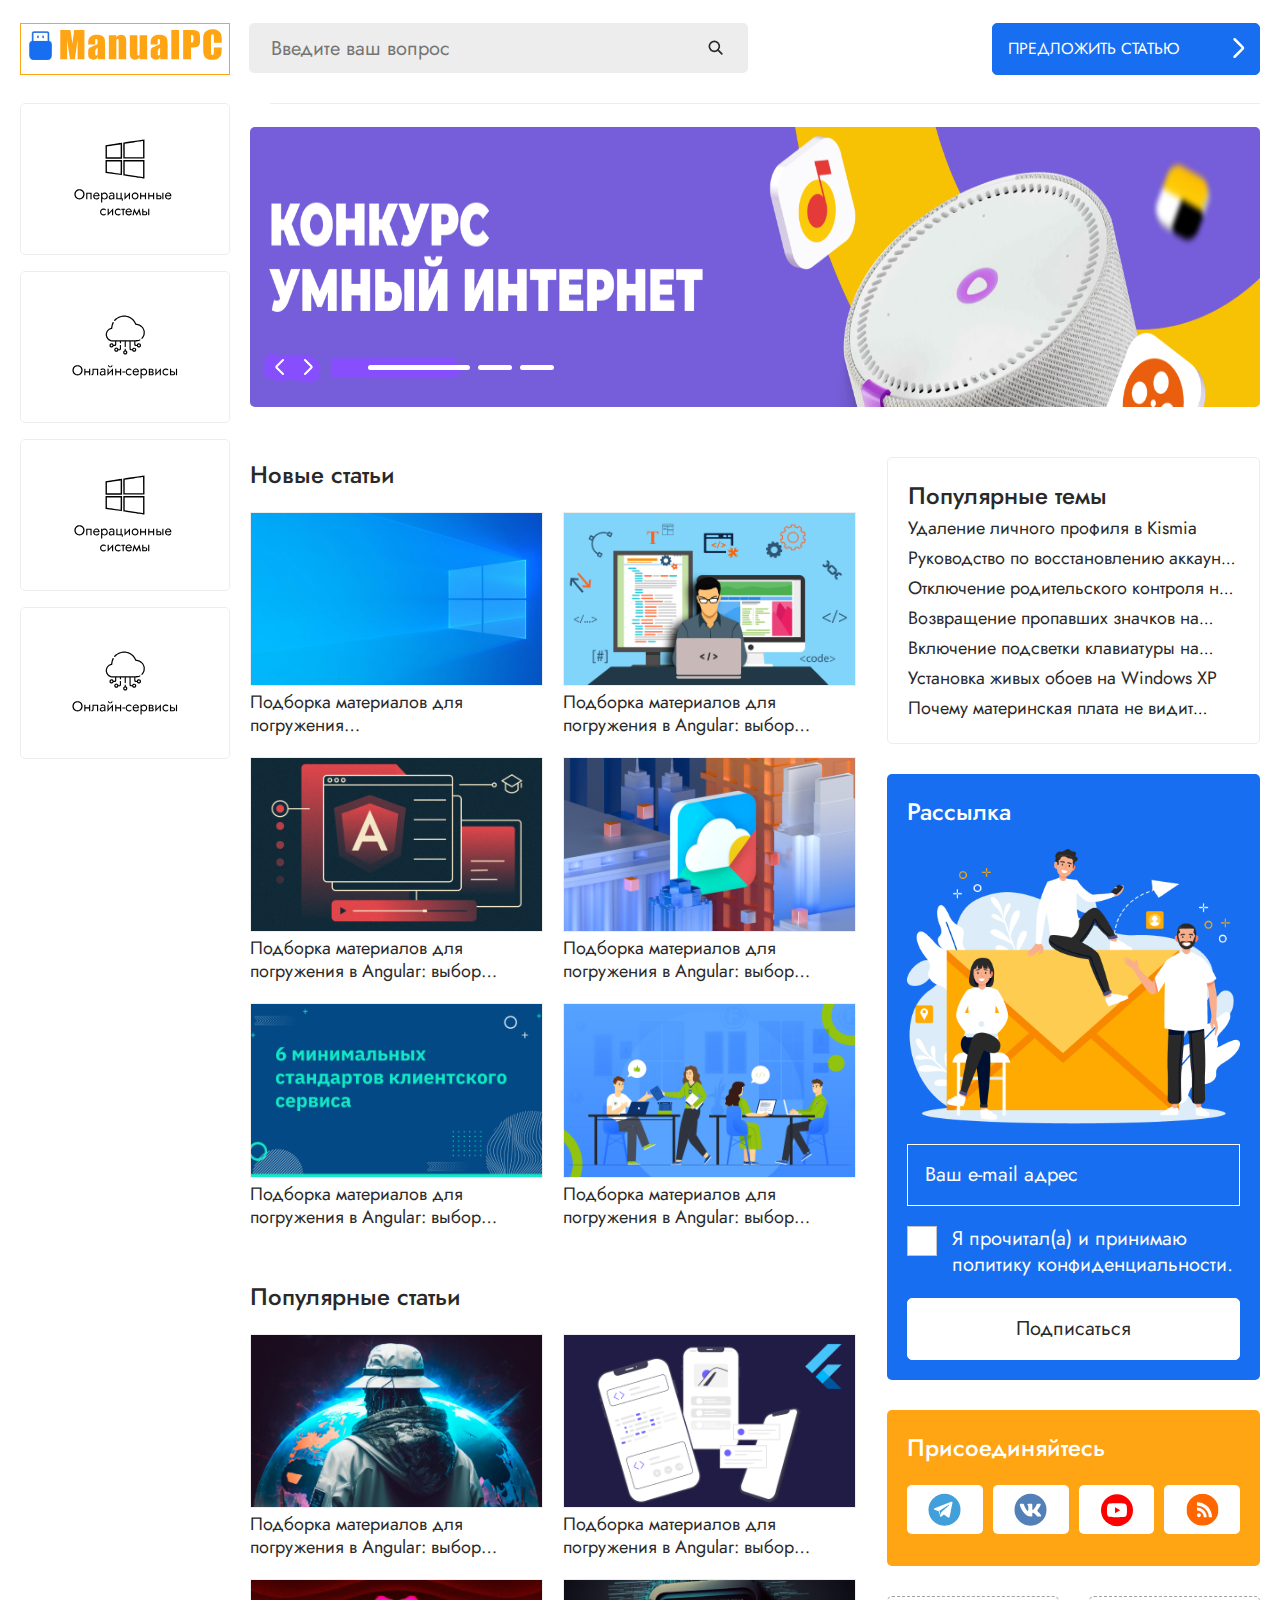
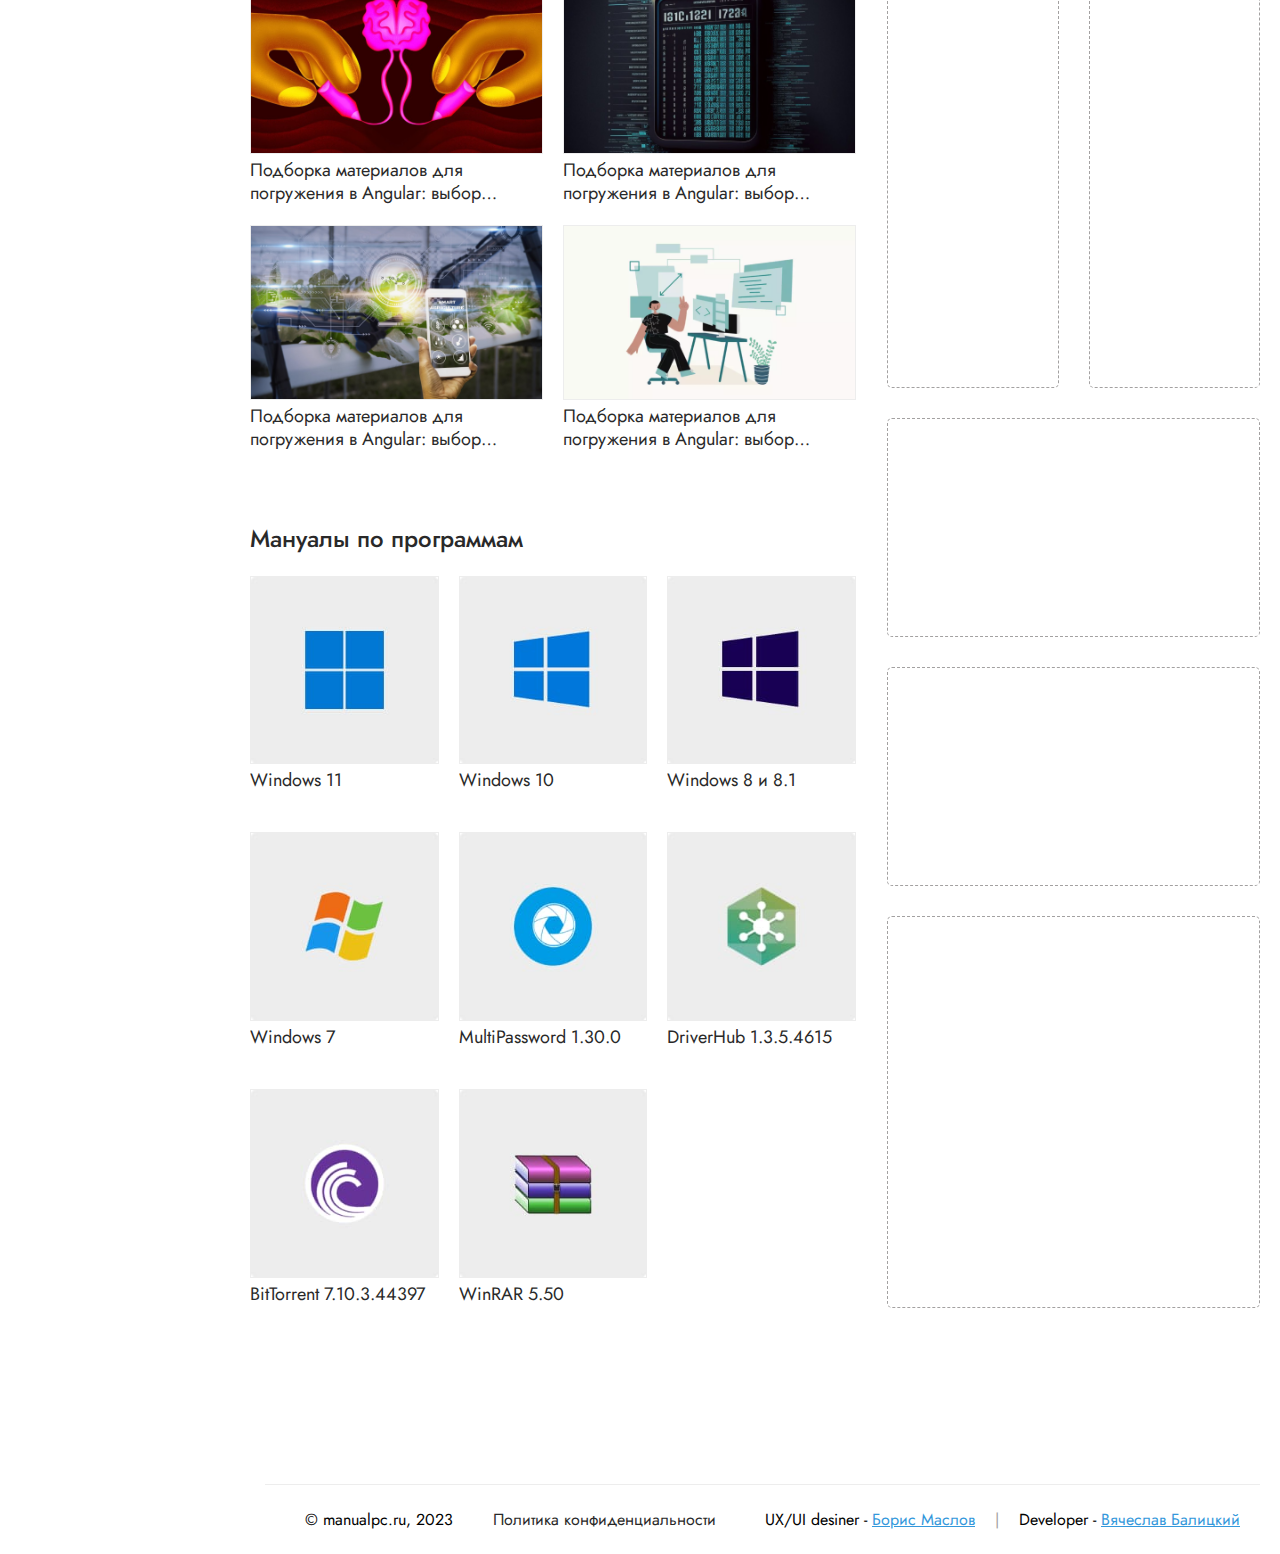
<file: index.html>
<!DOCTYPE html>
<html lang="ru">
<head>
  <meta charset="UTF-8">
  <meta name="viewport" content="width=device-width, initial-scale=1.0">
  <link rel="shortcut icon" href="favicon.ico" type="image/x-icon">
  <title>Manual-pc | Home</title>
  <link rel="stylesheet" href="css/style.min.css">
  <link rel="preconnect" href="https://fonts.googleapis.com">
  <link rel="preconnect" href="https://fonts.gstatic.com" crossorigin>
  <link href="https://fonts.googleapis.com/css2?family=Jost:wght@400;500&display=swap" rel="stylesheet">
  <link rel="stylesheet" href="swiper/swiper-bundle.min.css">
</head>
<body>
  <header class="header">
     <a class="logo" href="index.html">
      <img class="logo__image" src="images/logo-b.svg" alt="image">
     </a>
    <form class="header__form">
      <input class="header__form-input" type="text" style="outline: none;" required>
      <button class="header__form-submit" type="submit">
        <svg class="header__form-icon"><use xlink:href="images/sprite.svg#search_icon"></use></svg>
      </button>
    </form>
      <button class="header__btn" data-modal="#modal-add">
        <span class="header__btn-text">Предложить статью</span> 
        <svg class="header__btn-icon"><use xlink:href="images/sprite.svg#header__btn-icon"></use></svg>
      </button>
      <button class="header__menu-btn" data-modal="#modal-menu">
        <svg class="header__menu-icon"><use xlink:href="images/sprite.svg#header__menu-btn"></use></svg>
      </button>
  </header>  
 <div class="sidebar"> 
  <a class="sidebar__item" href="sistems.html">
    <svg class="sidebar__image"><use xlink:href="images/sprite.svg#sidebar-image_1"></use></svg>
  </a>  
  <a class="sidebar__item" href="services.html">
    <svg class="sidebar__image"><use xlink:href="images/sprite.svg#sidebar-image_2"></use></svg>
  </a>  
  <a class="sidebar__item" href="sistems.html">
    <svg class="sidebar__image"><use xlink:href="images/sprite.svg#sidebar-image_1"></use></svg>
  </a>  
  <a class="sidebar__item" href="services.html">
    <svg class="sidebar__image"><use xlink:href="images/sprite.svg#sidebar-image_2"></use></svg>
  </a>  
 </div>
<div class="wrapper">
  <h1 class="intro__title">manual-pc</h1>
    <main class="main">
     <div class="intro" id="intro">
      <div class="intro__slider">
       <div class="swiper-wrapper">
         <div class="swiper-slide">
           <img class="swiper-image" src="images/content/intro1.png" alt="/">
           <img class="swiper-image swiper-image--mobile" src="images/content/intro-sm.png" alt="/">
         </div>
         <div class="swiper-slide">
           <img class="swiper-image" src="images/content/intro1.png" alt="/">
           <img class="swiper-image swiper-image--mobile" src="images/content/intro-sm.png" alt="/">
         </div>
         <div class="swiper-slide">
           <img class="swiper-image" src="images/content/intro1.png" alt="/">
           <img class="swiper-image swiper-image--mobile" src="images/content/intro-sm.png" alt="/">
         </div>
      </div>
      <div class="swiper-button-prev"></div>
      <div class="swiper-button-next"></div>
     <div class="swiper-pagination"></div>
    </div><!-- intro swiper end -->
   </div>
   <div class="gallery">
    <div class="gallery__articles" id="gallery-articles">
        <h2 class="gallery__articles-title">Новые статьи</h2>
        <div class="gallery__articles-items">
          <a class="gallery__articles-item" href="post.html">
            <img class="gallery__articles-image" src="images/articles/1.png" alt="/">
            <p class="gallery__articles-text">Подборка материалов для погружения<br> в Angular: выбор сотрудников Selectel</p>
          </a>
          <a class="gallery__articles-item" href="post.html">
            <img class="gallery__articles-image" src="images/articles/2.png" alt="/">
            <p class="gallery__articles-text">Подборка материалов для погружения в Angular: выбор сотрудников Selectel</p>
          </a>
          <a class="gallery__articles-item" href="post.html">
            <img class="gallery__articles-image" src="images/articles/3.png" alt="/">
            <p class="gallery__articles-text">Подборка материалов для погружения в Angular: выбор сотрудников Selectel</p>
          </a>
          <a class="gallery__articles-item" href="post.html">
            <img class="gallery__articles-image" src="images/articles/4.png" alt="/">
            <p class="gallery__articles-text">Подборка материалов для погружения в Angular: выбор сотрудников Selectel</p>
          </a>
          <a class="gallery__articles-item" href="post.html">
            <img class="gallery__articles-image" src="images/articles/5.png" alt="/">
            <p class="gallery__articles-text">Подборка материалов для погружения в Angular: выбор сотрудников Selectel</p>
          </a>
          <a class="gallery__articles-item" href="post.html">
            <img class="gallery__articles-image" src="images/articles/6.png" alt="/">
            <p class="gallery__articles-text">Подборка материалов для погружения в Angular: выбор сотрудников Selectel</p>
          </a>
          <a class="gallery__articles-item" href="post.html">
            <img class="gallery__articles-image" src="images/articles/7.png" alt="/">
            <p class="gallery__articles-text">Подборка материалов для погружения в Angular: выбор сотрудников Selectel</p>
          </a>
          <a class="gallery__articles-item" href="post.html">
            <img class="gallery__articles-image" src="images/articles/8.png" alt="/">
            <p class="gallery__articles-text">Подборка материалов для погружения в Angular: выбор сотрудников Selectel</p>
          </a>
          <a class="gallery__articles-item" href="post.html">
            <img class="gallery__articles-image" src="images/articles/9.png" alt="/">
            <p class="gallery__articles-text">Подборка материалов для погружения в Angular: выбор сотрудников Selectel</p>
          </a>
        </div>
        <h2 class="gallery__articles-title gallery__articles-title--pop">Популярные статьи</h2>
        <div class="gallery__articles-items--pop">
          <a class="gallery__articles-item" href="post.html">
            <img class="gallery__articles-image" src="images/articles/01.png" alt="/">
            <p class="gallery__articles-text">Подборка материалов для погружения в Angular: выбор сотрудников Selectel</p>
          </a>
          <a class="gallery__articles-item" href="post.html">
            <img class="gallery__articles-image" src="images/articles/02.png" alt="/">
            <p class="gallery__articles-text">Подборка материалов для погружения в Angular: выбор сотрудников Selectel</p>
          </a>
          <a class="gallery__articles-item" href="post.html">
            <img class="gallery__articles-image" src="images/articles/03.png" alt="/">
            <p class="gallery__articles-text">Подборка материалов для погружения в Angular: выбор сотрудников Selectel</p>
          </a>
          <a class="gallery__articles-item" href="post.html">
            <img class="gallery__articles-image" src="images/articles/04.png" alt="/">
            <p class="gallery__articles-text">Подборка материалов для погружения в Angular: выбор сотрудников Selectel</p>
          </a>
          <a class="gallery__articles-item" href="post.html">
            <img class="gallery__articles-image" src="images/articles/05.png" alt="/">
            <p class="gallery__articles-text">Подборка материалов для погружения в Angular: выбор сотрудников Selectel</p>
          </a>
          <a class="gallery__articles-item" href="post.html">
            <img class="gallery__articles-image" src="images/articles/06.png" alt="/">
            <p class="gallery__articles-text">Подборка материалов для погружения в Angular: выбор сотрудников Selectel</p>
          </a>
        </div>
        <h2 class="gallery__articles-title">Мануалы по программам</h2>
        <div class="gallery__articles-items--man">
          <a class="gallery__articles-item" href="post.html">
            <img class="gallery__articles-image" src="images/content/manual1.jpg" alt="/">
            <p class="gallery__articles-text">Windows 11</p>
          </a>
          <a class="gallery__articles-item" href="post.html">
            <img class="gallery__articles-image" src="images/content/manual2.jpg" alt="/">
            <p class="gallery__articles-text">Windows 10</p>
          </a>
          <a class="gallery__articles-item" href="post.html">
            <img class="gallery__articles-image" src="images/content/manual3.jpg" alt="/">
            <p class="gallery__articles-text">Windows 8 и 8.1</p>
          </a>
          <a class="gallery__articles-item" href="post.html">
            <img class="gallery__articles-image" src="images/content/manual4.jpg" alt="/">
            <p class="gallery__articles-text">Windows 7</p>
          </a>
          <a class="gallery__articles-item" href="post.html">
            <img class="gallery__articles-image" src="images/content/manual5.jpg" alt="/">
            <p class="gallery__articles-text">MultiPassword 1.30.0</p>
          </a>
          <a class="gallery__articles-item" href="post.html">
            <img class="gallery__articles-image" src="images/content/manual6.jpg" alt="/">
            <p class="gallery__articles-text">DriverHub 1.3.5.4615</p>
          </a>
          <a class="gallery__articles-item" href="post.html">
            <img class="gallery__articles-image" src="images/content/manual7.jpg" alt="/">
            <p class="gallery__articles-text">BitTorrent 7.10.3.44397</p>
          </a>
          <a class="gallery__articles-item" href="post.html">
            <img class="gallery__articles-image" src="images/content/manual8.jpg" alt="/">
            <p class="gallery__articles-text">WinRAR 5.50</p>
          </a>
        </div>
    </div>
    <div class="gallery__themes"> 
      <div class="gallery__themes-items">
        <h2 class="gallery__themes-title">Популярные темы</h2>
           <p>
            <a class="gallery__themes-item" href="#">Удаление личного профиля в Kismia</a>
          </p>      
         <p><a class="gallery__themes-item" href="post.html">Руководство по восстановлению аккаунта Авито</a></p>    
          <p><a class="gallery__themes-item" href="post.html">Отключение родительского контроля на Android</a></p>   
          <p><a class="gallery__themes-item" href="post.html">Возвращение пропавших значков на рабочем столе в Windows 7</a></p>   
          <p><a class="gallery__themes-item" href="post.html">Включение подсветки клавиатуры на ноутбуке ASUS</a></p>   
          <p><a class="gallery__themes-item" href="post.html">Установка живых обоев на Windows XP</a></p>   
          <p><a class="gallery__themes-item" href="post.html">Почему материнская плата не видит видеокарту</a></p>   
      </div>
      <div class="gallery__themes-contacts">
        <h2 class="gallery__contacts-title">Рассылка</h2>
        <img class="gallery__themes-image" src="images/form-bg.png" alt="/">
        <form class="gallery__themes-form" action="email">
          <input class="gallery__themes-input" type="text" placeholder="Ваш e-mail адрес">
          <input class="gallery__themes-checkbox" type="checkbox" id="checkbox_1">
          <label class="gallery__themes-checklab" for="checkbox_1">Я прочитал(а) и принимаю <a href="#">политику конфиденциальности.</a>
          </label>
          <button class="gallery__themes-btn" type="submit">Подписаться</button>
        </form>
       </div>
     <div id="gallery-social">
      <div class="social" id="social">
        <h2 class="social__title">Присоединяйтесь</h2>
        <ul class="social__items">
          <li class="social__item">
            <a class="social__item-link" href="#">
              <img class="social__item-link--telegram" src="images/links/Telegram.svg" alt="/">
            </a>
          </li>
          <li class="social__item">
            <a class="social__item-link" href="#">
              <img class="social__item-link--vkontakte" src="images/links/Vkontakte.svg" alt="/">
            </a>
          </li>
          <li class="social__item">
            <a class="social__item-link" href="#">
              <img class="social__item-link--youtube" src="images/links/YouTube.svg" alt="/">
            </a>
          </li>
          <li class="social__item">
            <a class="social__item-link" href="#">
              <img class="social__item-link--rss" src="images/links/RSS.svg" alt="/">
            </a>
          </li>
        </ul>
       </div>
      </div>
      <div class="banners">
        <div class="banner1"><p></p></div>
        <div class="banner2"><p></p></div>
        <div class="banner3"><p></p></div>
        <div class="banner4"><p></p></div>
        <div class="banner5"><p></p></div>
      </div>
     </div>
   </div>
  </main>    
    <footer class="footer">
        <div class="footer__info">
        <ul class="footer__info-items">
          <li class="footer__info-item">© manualpc.ru, 2023</li>
          <li class="footer__info-item">
            <a href="politic.html">Политика конфиденциальности</a>
          </li>
        </ul>
        <ul class="footer__info-items">
          <li class="footer__info-item footer__info-name">UX/UI desiner - 
            <a href="#">Борис Маслов</a>
          </li>
          <li class="footer__info-item footer__info-divider">|</li>
          <li class="footer__info-item footer__info-name">Developer - 
            <a href="#">Вячеслав Балицкий</a>
          </li>
        </ul>
       </div>
    </footer>
    <div class="modal" id="modal-add">
       <div class="modal__dialog">     
            <div class="modal__content">
              <button class="modal-close" type="button" data-close="#modal-add">
                <svg class="modal__btn-icon"><use xlink:href="images/sprite.svg#modal__btn-icon"></use></svg>
              </button>  
              <h3 class="modal__title">Предложить статью</h3>
                <form class="modal__form" action="email">
                  <label for="modal__form-name">Ваше имя</label>
                  <input class="modal__form-name" id="modal__form-name" type="text" style="outline: none;" placeholder="Введите ваше Имя">
                  <label for="modal__form-email">Ваше e-mail*</label>
                  <input class="modal__form-email" id="modal__form-email" name="email" type="email" style="outline: none;" placeholder="Введите ваше E-mail">
                  <label for="modal__form-input">Тема*</label>
                  <textarea class="modal__form-input" id="modal__form-input" style="outline: none;" placeholder="Введите название или названия нескольких тем для предложения"></textarea>
                  <button class="modal__btn"  type="submit">Предложить статью</button>
                </form>
            </div>  
       </div>  
   </div>
   <div class="modal-menu" id="modal-menu">
    <div class="modal-menu__dialog">
    <header class="header header--modal">
      <a class="logo" href="index.html">
       <img class="logo__image" src="images/logo-b.svg" alt="/">
      </a>
      <form class="header__form">
        <input class="header__form-input" type="text" style="outline: none;" required>
        <button class="header__form-submit" type="submit">
          <svg class="header__form-icon"><use xlink:href="images/sprite.svg#search_icon"></use></svg>
        </button>
      </form>
      <button class="header__btn" data-modal="#modal-add">
        <span class="header__btn-text">Предложить статью</span> 
        <svg class="header__btn-icon"><use xlink:href="images/sprite.svg#header__btn-icon"></use></svg>
      </button>
      <button class="modal-menu__close" type="button" data-close="#modal-menu">
        <svg class="modal__btn-icon"><use xlink:href="images/sprite.svg#modal__btn-icon"></use></svg>
      </button> 
    </header> 
    <div class="modal-menu__content">
      <button class="header__btn-menu" data-modal="#modal-add">
        <span class="header__btn-text">Предложить статью</span> 
        <svg class="header__btn-icon"><use xlink:href="images/sprite.svg#header__btn-icon"></use></svg>
      </button>
    <div id="gallery_social">
      <div class="social">
        <h2 class="social__title-menu empty">Lorem</h2>
        <ul class="social__items">
          <li class="social__item">
            <a class="social__item-link" href="#">
              <img class="social__item-link--telegram" src="images/links/Telegram.svg" alt="/">
            </a>
          </li>
          <li class="social__item">
            <a class="social__item-link" href="#">
              <img class="social__item-link--vkontakte" src="images/links/Vkontakte.svg" alt="/">
            </a>
          </li>
          <li class="social__item">
            <a class="social__item-link" href="#">
              <img class="social__item-link--youtube" src="images/links/YouTube.svg" alt="/">
            </a>
          </li>
          <li class="social__item">
            <a class="social__item-link" href="#">
              <img class="social__item-link--rss" src="images/links/RSS.svg" alt="/">
            </a>
          </li>
        </ul>
       </div>
      </div>
      <div class="sidebar__menu"> 
         <a class="sidebar__item" href="sistems.html">
           <svg class="sidebar__image sidebar__image-menu"><use xlink:href="images/sprite.svg#sidebar-image_1"></use></svg>
         </a>  
         <a class="sidebar__item" href="services.html">
           <svg class="sidebar__image sidebar__image-menu"><use xlink:href="images/sprite.svg#sidebar-image_2"></use></svg>
         </a>  
         <a class="sidebar__item" href="sistems.html">
           <svg class="sidebar__image sidebar__image-menu"><use xlink:href="images/sprite.svg#sidebar-image_1"></use></svg>
         </a>  
         <a class="sidebar__item" href="services.html">
           <svg class="sidebar__image sidebar__image-menu"><use xlink:href="images/sprite.svg#sidebar-image_2"></use></svg>
         </a>  
      </div>
     </div>
    </div>
   </div>  
  </div>  
  <script src="https://ajax.googleapis.com/ajax/libs/jquery/3.6.3/jquery.min.js"></script>
  <script src="swiper/swiper-bundle.min.js"></script>
  <script src="js/main.min.js" type="module" defer></script>
</body>
</html>
</file>
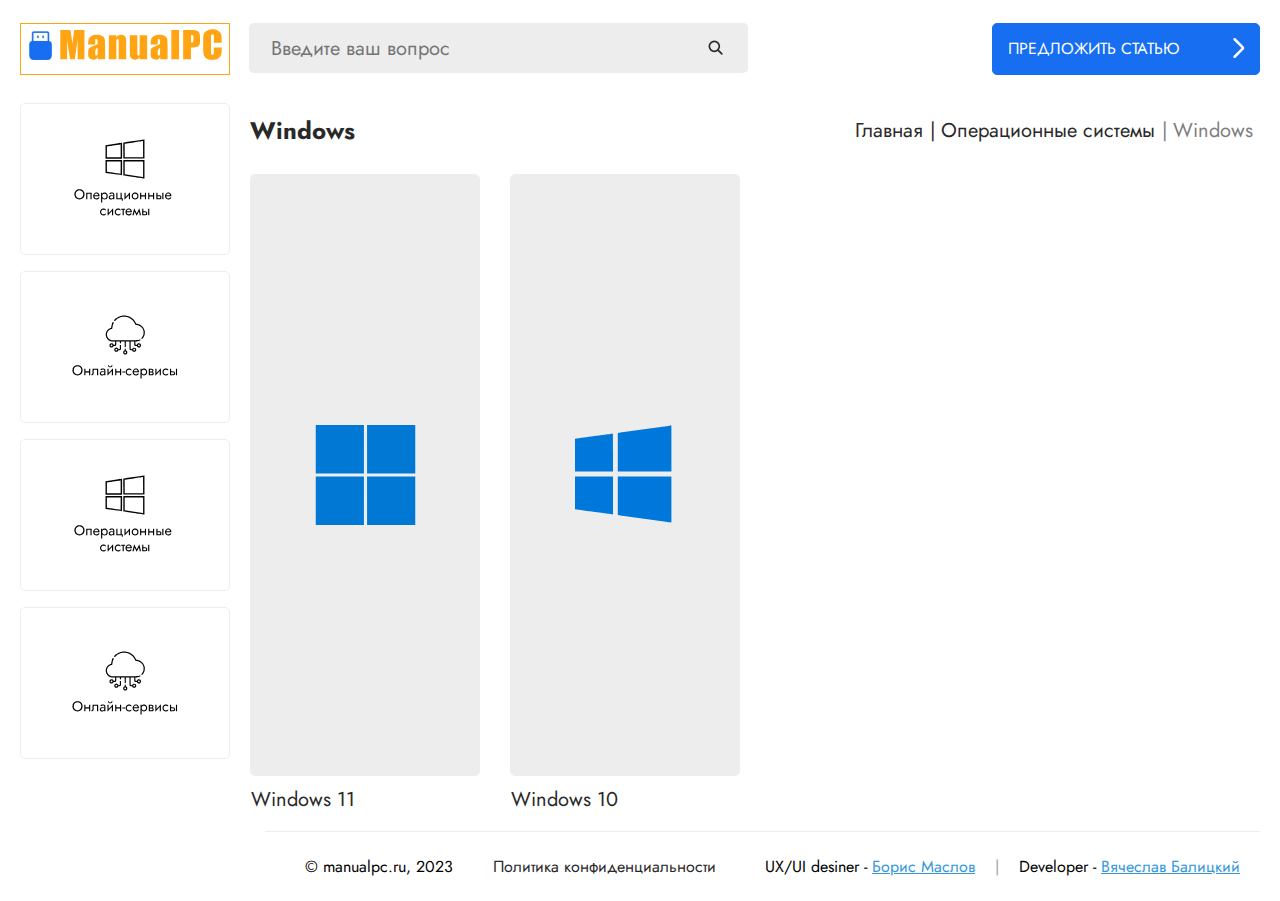
<file: category.html>
<!DOCTYPE html>
<html lang="ru">
<head>
  <meta charset="UTF-8">
  <meta name="viewport" content="width=device-width, initial-scale=1.0">
  <link rel="shortcut icon" href="favicon.ico" type="image/x-icon">
  <title>Manual-pc | Category</title>
  <link rel="stylesheet" href="css/style.min.css">
  <link rel="preconnect" href="https://fonts.googleapis.com">
  <link rel="preconnect" href="https://fonts.gstatic.com" crossorigin>
  <link href="https://fonts.googleapis.com/css2?family=Jost:wght@400;500&display=swap" rel="stylesheet">
  <link rel="stylesheet" href="swiper/swiper-bundle.min.css">
</head>
<body>
  <header class="header">
     <a class="logo" href="index.html">
      <img class="logo__image" src="images/logo-b.svg" alt="/">
     </a>
    <form class="header__form">
      <input class="header__form-input" type="text" style="outline: none;" required>
      <button class="header__form-submit" type="submit">
        <svg class="header__form-icon"><use xlink:href="images/sprite.svg#search_icon"></use></svg>
      </button>
    </form>
      <button class="header__btn" data-modal="#modal-add">
        <span class="header__btn-text">Предложить статью</span> 
        <svg class="header__btn-icon"><use xlink:href="images/sprite.svg#header__btn-icon"></use></svg>
      </button>
      <button class="header__menu-btn" data-modal="#modal-menu">
        <svg class="header__menu-icon"><use xlink:href="images/sprite.svg#header__menu-btn"></use></svg>
      </button>
  </header>  
 <div class="sidebar"> 
  <a class="sidebar__item" href="sistems.html">
    <svg class="sidebar__image"><use xlink:href="images/sprite.svg#sidebar-image_1"></use></svg>
  </a>  
  <a class="sidebar__item" href="services.html">
    <svg class="sidebar__image"><use xlink:href="images/sprite.svg#sidebar-image_2"></use></svg>
  </a>  
  <a class="sidebar__item" href="sistems.html">
    <svg class="sidebar__image"><use xlink:href="images/sprite.svg#sidebar-image_1"></use></svg>
  </a>  
  <a class="sidebar__item" href="services.html">
    <svg class="sidebar__image"><use xlink:href="images/sprite.svg#sidebar-image_2"></use></svg>
  </a>  
 </div>
  <div class="wrapper">
    <main class="main">
      <div class="sistems">
        <ul class="sistems__intro">
          <li class="sistems__intro-item">
            <h1 class="sistems__intro-title">Windows</h1>
          </li>
          <li class="sistems__intro-item">
          <ul class="breadcrumbs__list">
            <li class="breadcrumbs__item">
              <a class="breadcrumbs__link breadcrumbs__link-main" href="index.html">Главная</a>
              <a class="breadcrumbs__link breadcrumbs__link-icon" href="index.html">
                <img src="images/links/main-icon.svg" alt="/">
              </a>  
            </li>
            <li class="breadcrumbs__item">
              <a class="breadcrumbs__link" href="sistems.html"> | Операционные системы </a> 
            </li>
            <li class="breadcrumbs__item">
              <a class="breadcrumbs__link disabled-link" href="#"> | Windows</a> 
            </li>
          </ul>
          </li>
        </ul>
        <ul class="sistems__list sistems__list-cat">
          <li class="sistems__list-item">
            <a class="sistems__list-link" href="#">
              <img class="sistems__list-image sistems__list-image--cat" src="images/content/windows11.svg" alt="/">
              <p class="sistems__list-text">Windows 11</p>
            </a>
          </li>
          <li class="sistems__list-item">
            <a class="sistems__list-link" href="#">             
              <img class="sistems__list-image sistems__list-image--cat" src="images/content/windows10.svg" alt="/">
              <p class="sistems__list-text">Windows 10</p>
            </a>
            </li>
        </ul>
      </div>
    </main>
    <footer class="footer">
        <div class="footer__info">
        <ul class="footer__info-items">
          <li class="footer__info-item">© manualpc.ru, 2023</li>
          <li class="footer__info-item">
            <a href="politic.html">Политика конфиденциальности</a>
          </li>
        </ul>
        <ul class="footer__info-items">
          <li class="footer__info-item footer__info-name">UX/UI desiner - 
            <a href="#">Борис Маслов</a>
          </li>
          <li class="footer__info-item footer__info-divider">|</li>
          <li class="footer__info-item footer__info-name">Developer - 
            <a href="#">Вячеслав Балицкий</a>
          </li>
        </ul>
       </div>
    </footer>
    <div class="modal" id="modal-add">
       <div class="modal__dialog">     
            <div class="modal__content">
              <button class="modal-close" type="button" data-close="#modal-add">
                <svg class="modal__btn-icon"><use xlink:href="images/sprite.svg#modal__btn-icon"></use></svg>
              </button>  
              <h3 class="modal__title">Предложить статью</h3>
                <form class="modal__form" action="email">
                  <label for="modal__form-name">Ваше имя</label>
                  <input class="modal__form-name" id="modal__form-name" type="text" style="outline: none;" placeholder="Введите ваше Имя">
                  <label for="modal__form-email">Ваше e-mail*</label>
                  <input class="modal__form-email" id="modal__form-email" name="email" type="email" style="outline: none;" placeholder="Введите ваше E-mail">
                  <label for="modal__form-input">Тема*</label>
                  <textarea class="modal__form-input" id="modal__form-input" style="outline: none;" placeholder="Введите название или названия нескольких тем для предложения"></textarea>
                  <button class="modal__btn"  type="submit">Предложить статью</button>
                </form>
            </div>  
       </div>  
   </div>
   <div class="modal-menu" id="modal-menu">
    <div class="modal-menu__dialog">
    <header class="header header--modal">
      <a class="logo" href="index.html">
       <img class="logo__image" src="images/logo-b.svg" alt="/">
      </a>
      <form class="header__form">
        <input class="header__form-input" type="text" style="outline: none;" required>
        <button class="header__form-submit" type="submit">
          <svg class="header__form-icon"><use xlink:href="images/sprite.svg#search_icon"></use></svg>
        </button>
      </form>
      <button class="header__btn" data-modal="#modal-add">
        <span class="header__btn-text">Предложить статью</span> 
        <svg class="header__btn-icon"><use xlink:href="images/sprite.svg#header__btn-icon"></use></svg>
      </button>
      <button class="modal-menu__close" type="button" data-close="#modal-menu">
        <svg class="modal__btn-icon"><use xlink:href="images/sprite.svg#modal__btn-icon"></use></svg>
      </button> 
    </header> 
    <div class="modal-menu__content">
      <button class="header__btn-menu" data-modal="#modal-add">
        <span class="header__btn-text">Предложить статью</span> 
        <svg class="header__btn-icon"><use xlink:href="images/sprite.svg#header__btn-icon"></use></svg>
      </button>
    <div id="gallery_social">
      <div class="social">
        <h2 class="social__title-menu empty">Lorem</h2>
        <ul class="social__items">
          <li class="social__item">
            <a class="social__item-link" href="#">
              <img class="social__item-link--telegram" src="images/links/Telegram.svg" alt="/">
            </a>
          </li>
          <li class="social__item">
            <a class="social__item-link" href="#">
              <img class="social__item-link--vkontakte" src="images/links/Vkontakte.svg" alt="/">
            </a>
          </li>
          <li class="social__item">
            <a class="social__item-link" href="#">
              <img class="social__item-link--youtube" src="images/links/YouTube.svg" alt="/">
            </a>
          </li>
          <li class="social__item">
            <a class="social__item-link" href="#">
              <img class="social__item-link--rss" src="images/links/RSS.svg" alt="/">
            </a>
          </li>
        </ul>
       </div>
      </div>
      <div class="sidebar__menu"> 
         <a class="sidebar__item" href="#">
           <svg class="sidebar__image sidebar__image-menu"><use xlink:href="images/sprite.svg#sidebar-image_1"></use></svg>
         </a>  
         <a class="sidebar__item" href="#">
           <svg class="sidebar__image sidebar__image-menu"><use xlink:href="images/sprite.svg#sidebar-image_2"></use></svg>
         </a>  
         <a class="sidebar__item" href="#">
           <svg class="sidebar__image sidebar__image-menu"><use xlink:href="images/sprite.svg#sidebar-image_1"></use></svg>
         </a>  
         <a class="sidebar__item" href="#">
           <svg class="sidebar__image sidebar__image-menu"><use xlink:href="images/sprite.svg#sidebar-image_2"></use></svg>
         </a>  
      </div>
     </div>
    </div>
   </div>  
  </div>  
  <script src="https://ajax.googleapis.com/ajax/libs/jquery/3.6.3/jquery.min.js"></script>
  <script src="swiper/swiper-bundle.min.js"></script>
  <script src="js/main.min.js"></script>
</body>
</html>
</file>
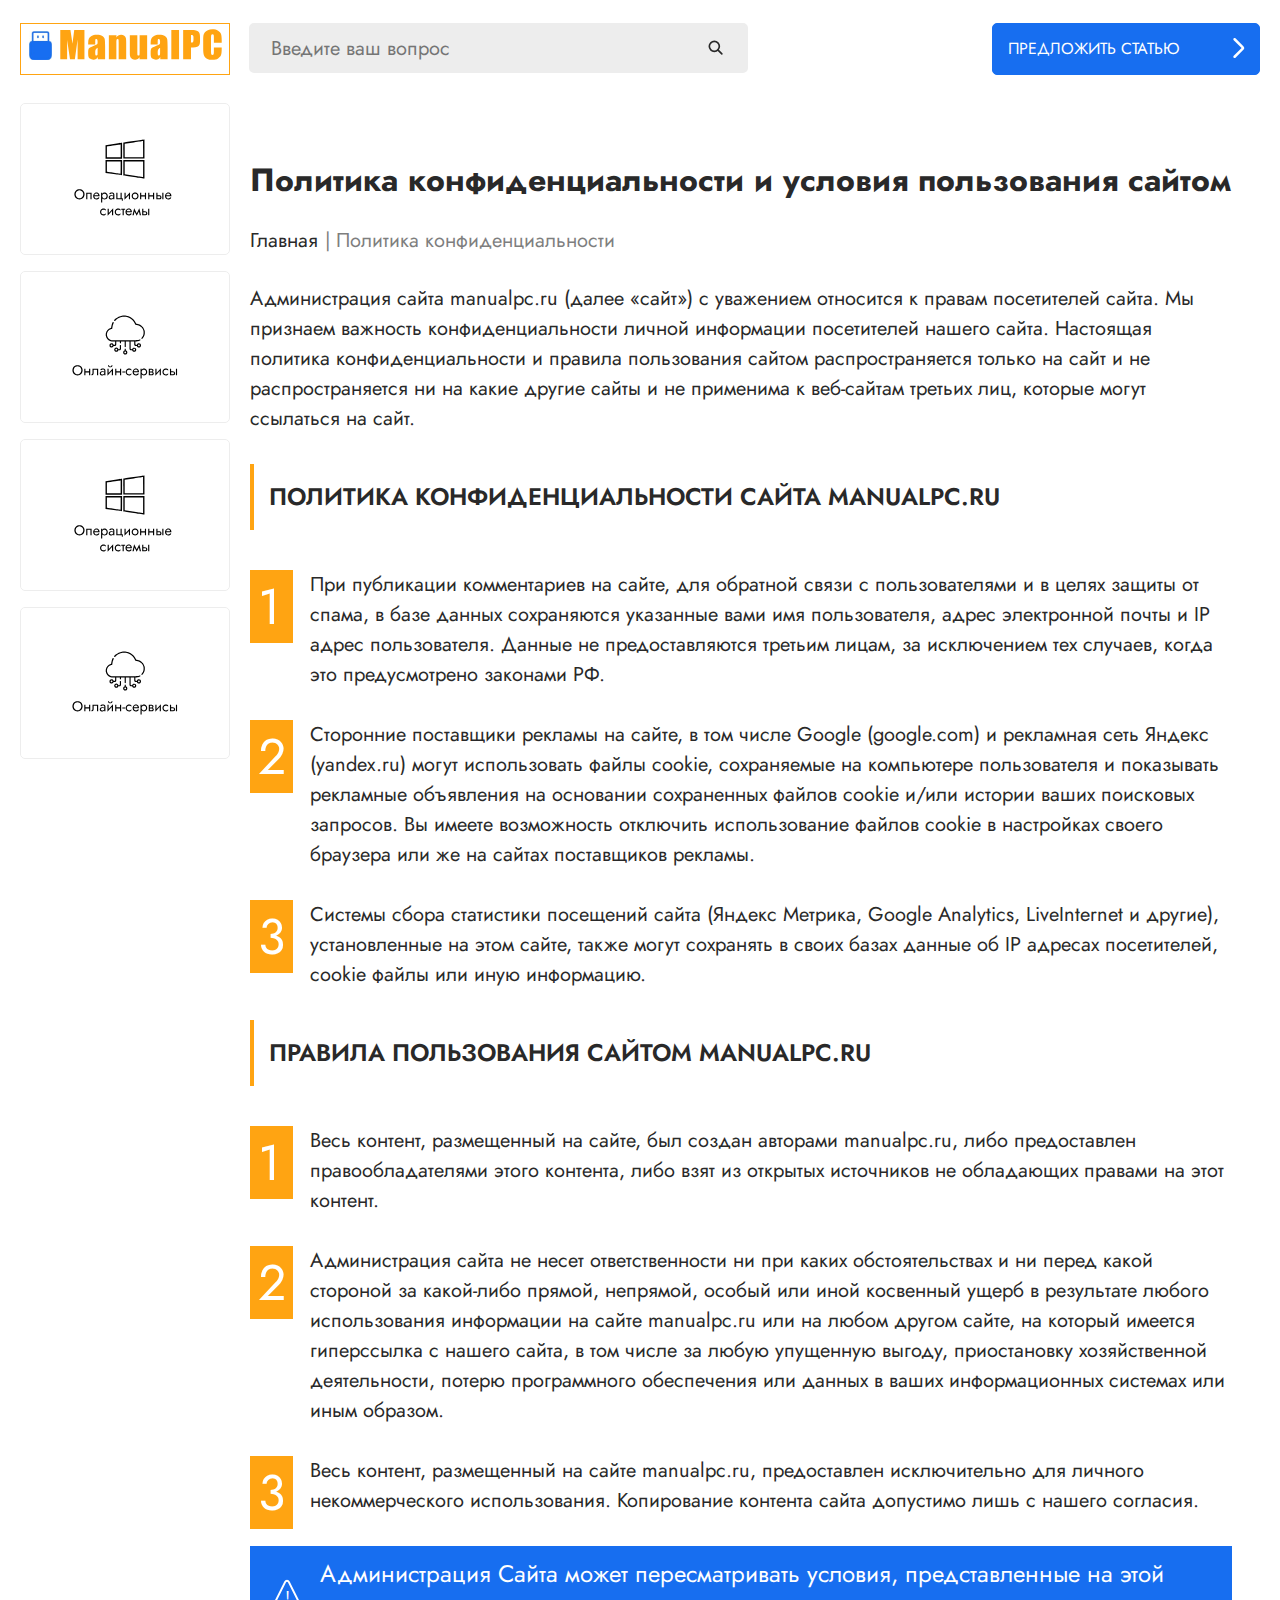
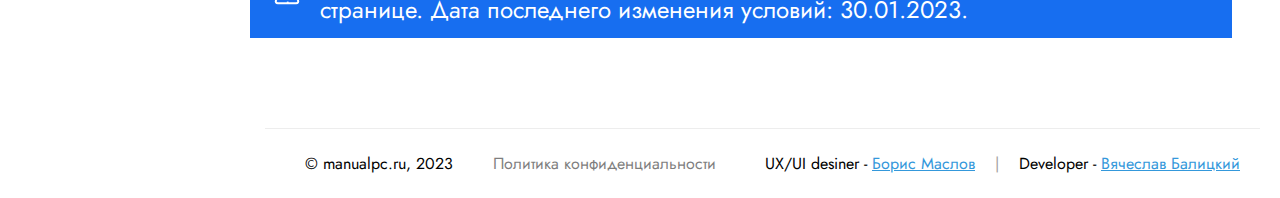
<file: politic.html>
<!DOCTYPE html>
<html lang="ru">
<head>
  <meta charset="UTF-8">
  <meta name="viewport" content="width=device-width, initial-scale=1.0">
  <link rel="shortcut icon" href="favicon.ico" type="image/x-icon">
  <title>Manual-pc | Политика конфиденциальности</title>
  <link rel="stylesheet" href="css/style.min.css">
  <link rel="preconnect" href="https://fonts.googleapis.com">
  <link rel="preconnect" href="https://fonts.gstatic.com" crossorigin>
  <link href="https://fonts.googleapis.com/css2?family=Jost:wght@400;500&display=swap" rel="stylesheet">
  <link rel="stylesheet" href="swiper/swiper-bundle.min.css">
</head>
<body>
  <header class="header">
     <a class="logo" href="index.html">
      <img class="logo__image" src="images/logo-b.svg" alt="image">
     </a>
    <form class="header__form">
      <input class="header__form-input" type="text" style="outline: none;" required>
      <button class="header__form-submit" type="submit">
        <svg class="header__form-icon"><use xlink:href="images/sprite.svg#search_icon"></use></svg>
      </button>
    </form>
      <button class="header__btn" data-modal="#modal-add">
        <span class="header__btn-text">Предложить статью</span> 
        <svg class="header__btn-icon"><use xlink:href="images/sprite.svg#header__btn-icon"></use></svg>
      </button>
      <button class="header__menu-btn" data-modal="#modal-menu">
        <svg class="header__menu-icon"><use xlink:href="images/sprite.svg#header__menu-btn"></use></svg>
      </button>
  </header>  
 <div class="sidebar"> 
  <a class="sidebar__item" href="sistems.html">
    <svg class="sidebar__image"><use xlink:href="images/sprite.svg#sidebar-image_1"></use></svg>
  </a>  
  <a class="sidebar__item" href="services.html">
    <svg class="sidebar__image"><use xlink:href="images/sprite.svg#sidebar-image_2"></use></svg>
  </a>  
  <a class="sidebar__item" href="sistems.html">
    <svg class="sidebar__image"><use xlink:href="images/sprite.svg#sidebar-image_1"></use></svg>
  </a>  
  <a class="sidebar__item" href="services.html">
    <svg class="sidebar__image"><use xlink:href="images/sprite.svg#sidebar-image_2"></use></svg>
  </a>  
 </div>
   <div class="wrapper">
    <main class="main">
      <div class="politic">
        <h1 class="politic__title">Политика конфиденциальности и условия пользования сайтом</h1>
        <div class="breadcrumbs">
          <ul class="breadcrumbs__list">
            <li class="breadcrumbs__item">
              <a class="breadcrumbs__link breadcrumbs__link-main" href="index.html">Главная </a>
              <a class="breadcrumbs__link breadcrumbs__link-icon" href="index.html">
                <img src="images/links/main-icon.svg" alt="image">
              </a>  
            </li>
            <li class="breadcrumbs__item">
              <a class="breadcrumbs__link disabled-link" href="/"> | Политика конфиденциальности</a> 
            </li>
          </ul>
         </div>
         <article class="politic__preview">
          <h2 class="empty">Manual-pc</h2>
          <p class="post__text">Администрация сайта manualpc.ru (далее «сайт») с уважением относится к правам посетителей сайта. Мы признаем важность конфиденциальности личной информации посетителей нашего сайта. Настоящая политика конфиденциальности и правила пользования сайтом распространяется только на сайт и не распространяется ни на какие другие сайты и не применима к веб-сайтам третьих лиц, которые могут ссылаться на сайт.</p>
         </article>
         <article class="politic__main">
          <h2 class="politic__subtitle">Политика конфиденциальности сайта manualpc.ru</h2>
          <p class="post__text-icon">1</p>
          <p class="post__text post__text-num">При публикации комментариев на сайте, для обратной связи с пользователями 
          и в целях защиты от спама, в базе данных сохраняются указанные вами имя пользователя, адрес электронной почты и IP адрес пользователя. Данные не предоставляются третьим лицам, за исключением тех случаев, когда это предусмотрено законами РФ.</p>
          <p class="post__text-icon">2</p>
          <p class="post__text post__text-num">Сторонние поставщики рекламы на сайте, в том числе Google (google.com) 
          и рекламная сеть Яндекс (yandex.ru) могут использовать файлы cookie, сохраняемые на компьютере пользователя и показывать рекламные объявления на основании сохраненных файлов cookie и/или истории ваших поисковых запросов. Вы имеете возможность отключить использование файлов cookie в настройках своего браузера или же на сайтах поставщиков рекламы.</p>
          <p class="post__text-icon">3</p>
          <p class="post__text post__text-num">Системы сбора статистики посещений сайта (Яндекс Метрика, Google Analytics, LiveInternet и другие), установленные на этом сайте, также могут сохранять в своих базах данные об IP адресах посетителей, cookie файлы или иную информацию.</p>
         </article>
         <article class="politic__main">
          <h2 class="politic__subtitle">Правила пользования сайтом manualpc.ru</h2>
          <p class="post__text-icon">1</p>
          <p class="post__text post__text-num">Весь контент, размещенный на сайте, был создан авторами manualpc.ru, либо предоставлен правообладателями этого контента, либо взят из открытых источников 
          не обладающих правами на этот контент.</p>
          <p class="post__text-icon">2</p>
          <p class="post__text post__text-num">Администрация сайта не несет ответственности ни при каких обстоятельствах 
          и ни перед какой стороной за какой-либо прямой, непрямой, особый или иной косвенный ущерб в результате любого использования информации на сайте manualpc.ru или на любом другом сайте, на который имеется гиперссылка с нашего сайта, в том числе за любую упущенную выгоду, приостановку хозяйственной деятельности, потерю программного обеспечения или данных в ваших информационных системах или иным образом.</p>
          <p class="post__text-icon">3</p>
          <p class="post__text post__text-num">Весь контент, размещенный на сайте manualpc.ru, предоставлен исключительно для личного некоммерческого использования. Копирование контента сайта допустимо лишь с нашего согласия.</p>
         </article>
         <p class="post__text-end">Администрация Сайта может пересматривать условия, представленные на этой странице. Дата последнего изменения условий: 30.01.2023.</p>
      </div>
    </main>
    <footer class="footer">
        <div class="footer__info">
        <ul class="footer__info-items">
          <li class="footer__info-item">© manualpc.ru, 2023</li>
          <li class="footer__info-item">
            <a class="disabled-link" href="#">Политика конфиденциальности</a>
          </li>
        </ul>
        <ul class="footer__info-items">
          <li class="footer__info-item footer__info-name">UX/UI desiner - 
            <a href="#">Борис Маслов</a>
          </li>
          <li class="footer__info-item footer__info-divider">|</li>
          <li class="footer__info-item footer__info-name">Developer - 
            <a href="#">Вячеслав Балицкий</a>
          </li>
        </ul>
       </div>
    </footer>
    <div class="modal" id="modal-add">
       <div class="modal__dialog">     
            <div class="modal__content">
              <button class="modal-close" type="button" data-close="#modal-add">
                <svg class="modal__btn-icon"><use xlink:href="images/sprite.svg#modal__btn-icon"></use></svg>
              </button>  
              <h3 class="modal__title">Предложить статью</h3>
                <form class="modal__form" action="email">
                  <label for="modal__form-name">Ваше имя</label>
                  <input class="modal__form-name" id="modal__form-name" type="text" style="outline: none;" placeholder="Введите ваше Имя">
                  <label for="modal__form-email">Ваше e-mail*</label>
                  <input class="modal__form-email" id="modal__form-email" name="email" type="email" style="outline: none;" placeholder="Введите ваше E-mail">
                  <label for="modal__form-input">Тема*</label>
                  <textarea class="modal__form-input" id="modal__form-input" style="outline: none;" placeholder="Введите название или названия нескольких тем для предложения"></textarea>
                  <button class="modal__btn"  type="submit">Предложить статью</button>
                </form>
            </div>  
       </div>  
   </div>
   <div class="modal-menu" id="modal-menu">
    <div class="modal-menu__dialog">
    <header class="header header--modal">
      <a class="logo" href="index.html">
       <img class="logo__image" src="images/logo-b.svg" alt="/">
      </a>
      <form class="header__form">
        <input class="header__form-input" type="text" style="outline: none;" required>
        <button class="header__form-submit" type="submit">
          <svg class="header__form-icon"><use xlink:href="images/sprite.svg#search_icon"></use></svg>
        </button>
      </form>
      <button class="header__btn" data-modal="#modal-add">
        <span class="header__btn-text">Предложить статью</span> 
        <svg class="header__btn-icon"><use xlink:href="images/sprite.svg#header__btn-icon"></use></svg>
      </button>
      <button class="modal-menu__close" type="button" data-close="#modal-menu">
        <svg class="modal__btn-icon"><use xlink:href="images/sprite.svg#modal__btn-icon"></use></svg>
      </button> 
    </header> 
    <div class="modal-menu__content">
      <button class="header__btn-menu" data-modal="#modal-add">
        <span class="header__btn-text">Предложить статью</span> 
        <svg class="header__btn-icon"><use xlink:href="images/sprite.svg#header__btn-icon"></use></svg>
      </button>
    <div id="gallery_social">
      <div class="social">
        <h2 class="social__title-menu empty">Lorem</h2>
        <ul class="social__items">
          <li class="social__item">
            <a class="social__item-link" href="#">
              <img class="social__item-link--telegram" src="images/links/Telegram.svg" alt="/">
            </a>
          </li>
          <li class="social__item">
            <a class="social__item-link" href="#">
              <img class="social__item-link--vkontakte" src="images/links/Vkontakte.svg" alt="/">
            </a>
          </li>
          <li class="social__item">
            <a class="social__item-link" href="#">
              <img class="social__item-link--youtube" src="images/links/YouTube.svg" alt="/">
            </a>
          </li>
          <li class="social__item">
            <a class="social__item-link" href="#">
              <img class="social__item-link--rss" src="images/links/RSS.svg" alt="/">
            </a>
          </li>
        </ul>
       </div>
      </div>
      <div class="sidebar__menu"> 
         <a class="sidebar__item" href="sistems.html">
           <svg class="sidebar__image sidebar__image-menu"><use xlink:href="images/sprite.svg#sidebar-image_1"></use></svg>
         </a>  
         <a class="sidebar__item" href="services.html">
           <svg class="sidebar__image sidebar__image-menu"><use xlink:href="images/sprite.svg#sidebar-image_2"></use></svg>
         </a>  
         <a class="sidebar__item" href="sistems.html">
           <svg class="sidebar__image sidebar__image-menu"><use xlink:href="images/sprite.svg#sidebar-image_1"></use></svg>
         </a>  
         <a class="sidebar__item" href="services.html">
           <svg class="sidebar__image sidebar__image-menu"><use xlink:href="images/sprite.svg#sidebar-image_2"></use></svg>
         </a>  
      </div>
     </div>
    </div>
   </div>  
  </div>  
  <script src="https://ajax.googleapis.com/ajax/libs/jquery/3.6.3/jquery.min.js"></script>
  <script src="swiper/swiper-bundle.min.js"></script>
  <script src="js/main.min.js"></script>
</body>
</html>
</file>
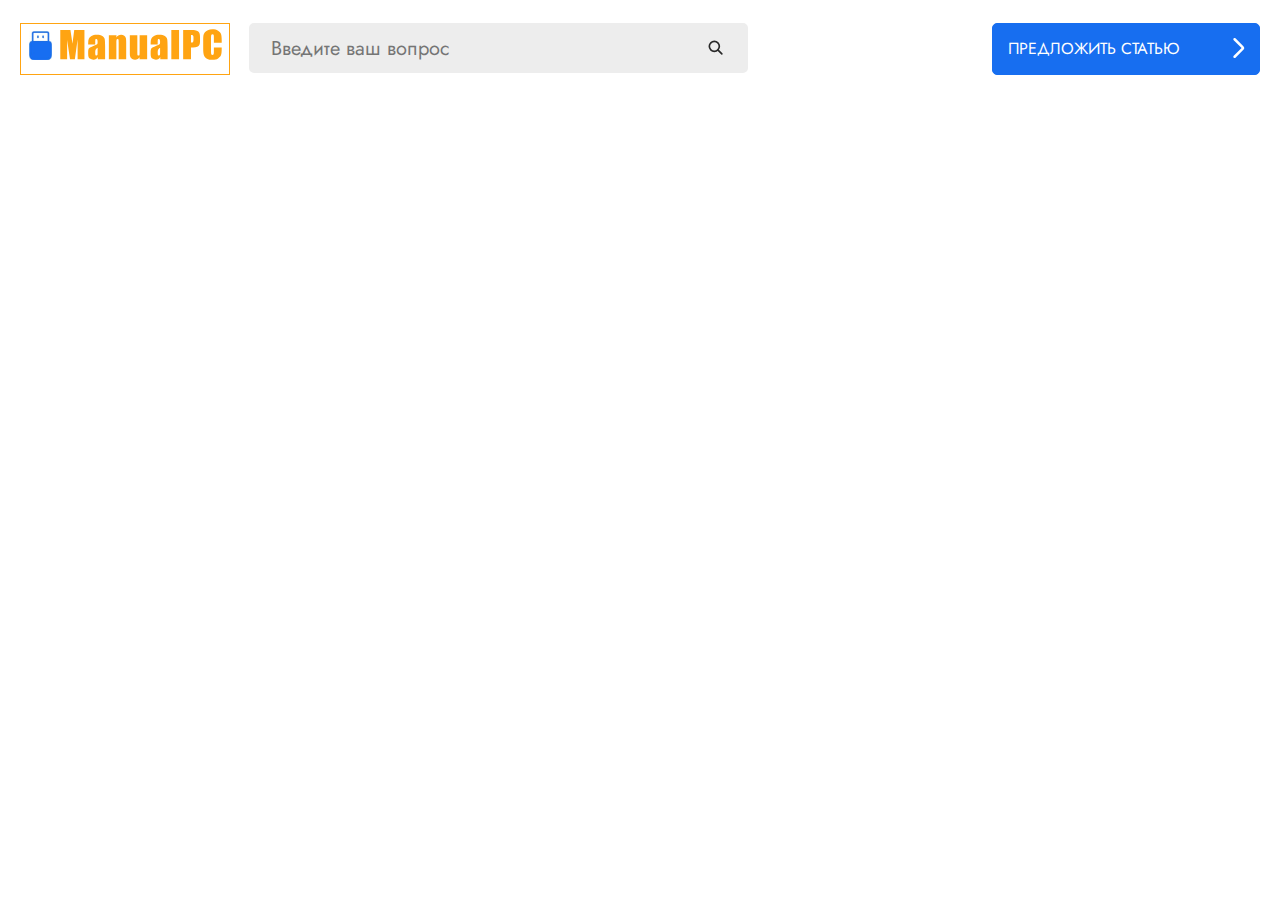
<file: qumenu.html>
<!DOCTYPE html>
<html lang="ru">
<head>
  <meta charset="UTF-8">
  <meta name="viewport" content="width=device-width, initial-scale=1.0">
  <link rel="shortcut icon" href="favicon.ico" type="image/x-icon">
  <title>Manual-pc</title>
  <link rel="stylesheet" href="css/style.min.css">
  <link rel="preconnect" href="https://fonts.googleapis.com">
  <link rel="preconnect" href="https://fonts.gstatic.com" crossorigin>
  <link href="https://fonts.googleapis.com/css2?family=Jost:wght@400;500&display=swap" rel="stylesheet">
  <link rel="stylesheet" href="swiper/swiper-bundle.min.css">
</head>
<body>
  <header class="header">
     <a class="logo" href="index.html">
      <img class="logo__image" src="images/logo-b.svg" alt="/">
     </a>
    <form class="header__form">
      <input class="header__form-input" type="text" style="outline: none;" required>
      <button class="header__form-submit" type="submit">
        <svg class="header__form-icon"><use xlink:href="images/sprite.svg#search_icon"></use></svg>
      </button>
    </form>
      <button class="header__btn" data-modal="#modal-add">
        <span class="header__btn-text">Предложить статью</span> 
        <svg class="header__btn-icon"><use xlink:href="images/sprite.svg#header__btn-icon"></use></svg>
      </button>
      <button class="header__menu-btn" data-modal="#modal-menu">
        <svg class="header__menu-icon"><use xlink:href="images/sprite.svg#header__menu-btn"></use></svg>
      </button>
  </header>  
  <div class="wrapper">
   <div class="quick-menu">
    <div class="quick-menu__items">
      <button class="quick-menu__btn">
        <img class="quick-menu__icon" src="images/comment-icon.svg" alt="/">
      </button>
    </div> 
    <div class="quick-menu__items">
      <button class="quick-menu__btn">
        <img class="quick-menu__icon" src="images/burger-icon.svg" alt="/">
      </button>
    </div>
    <div class="quick-menu__items">
      <ul class="quick-menu__nav">
        <li class="quick-menu__item">
          <a class="quick-menu__link" href="#">
            <img class="quick-menu__image" src="images/links/Telegram.svg" alt="/">
          </a>
        </li>
        <li class="quick-menu__item">
          <a class="quick-menu__link" href="#">
            <img class="quick-menu__image" src="images/links/Vkontakte.svg" alt="/">
          </a>
        </li>
        <li class="quick-menu__item">
          <a class="quick-menu__link" href="#">
            <img class="quick-menu__image" src="images/links/whatsapp.svg" alt="/">
          </a>
        </li>
        <li class="quick-menu__item">
          <a class="quick-menu__link" href="#">
            <img class="quick-menu__image" src="images/links/ok.svg" alt="/">
          </a>
        </li>
        <li class="quick-menu__item">
          <a class="quick-menu__link" href="#">
            <img class="quick-menu__image" src="images/links/viber.svg" alt="/">
          </a>
        </li>
      </ul>
      <button class="quick-menu__btn" id="menu_btn_art">
        <img class="quick-menu__icon" src="images/link-icon.svg" alt="/">
      </button>
    </div>
  </div>
  <button class="quick-modal__btn" data-modal="#quick-modal">
    <svg class="scrollup-btn"><use xlink:href="images/sprite.svg#scrollup-btn"></use></svg>
  </button>
  <div class="quick-modal" id="quick-modal">
    <div class="quick-modal__dialog">
        <button class="quick-modal__close" type="button" data-close="#quick-modal">
          <svg class="quick-modal__btn-icon"><use xlink:href="images/sprite.svg#modal__btn-icon"></use></svg>
        </button>      
    <div class="quick-modal__content"> 
      <div class="quick-modal__item--menu">
       <div class="quick-modal__dropdown">
        <h3 class="quick-modal__title">Содержание</h3>
        <div class="quick-modal__dropdown">
         <button onclick="myFunction()" class="post__dropbtn">Установка живых обоев на Windows 11</button>
         <div id="myDropdown-a" class="post__dropdown-content show">
          <nav class="post__nav">
           <ul>
             <li class="post__nav_link" data-section="a" data-scroll="#section-a">
              <a href="#section-a">Способ 1: Video Wallpaper</a>
             </li>
             <li class="post__nav_link" data-section="b" data-scroll="#section-b">
              <a href="#section-b">Способ 2: DeskScapes</a>
             </li>
             <li class="post__nav_link" data-section="c" data-scroll="#section-c">
              <a href="#section-c">Способ 3: Wallpaper Engine</a>
             </li>
           </ul>
          </nav>
         </div>
        </div>
        <div class="quick-modal__dropdown">
         <button onclick="myFunction()" class="post__dropbtn">Установка живых обоев на Windows 8</button>
          <div id="myDropdown-b" class="post__dropdown-content">
            <nav class="post__nav">
             <ul>
               <li class="post__nav_link" data-section="a" data-scroll="#section-a">
                <a href="#section-a">Способ 1: Video Wallpaper</a>
               </li>
               <li class="post__nav_link" data-section="b" data-scroll="#section-b">
                <a href="#section-b">Способ 2: DeskScapes</a>
               </li>
               <li class="post__nav_link" data-section="c" data-scroll="#section-c">
                <a href="#section-c">Способ 3: Wallpaper Engine</a>
               </li>
             </ul>
            </nav>
          </div>
        </div>
        <div class="quick-modal__dropdown">
         <button onclick="myFunction()" class="post__dropbtn">Установка живых обоев на Windows 8.1</button>
          <div id="myDropdown-c" class="post__dropdown-content">
            <nav class="post__nav">
             <ul>
               <li class="post__nav_link" data-section="a" data-scroll="#section-a">
                <a href="#section-a">Способ 1: Video Wallpaper</a>
               </li>
               <li class="post__nav_link" data-section="b" data-scroll="#section-b">
                <a href="#section-b">Способ 2: DeskScapes</a>
               </li>
               <li class="post__nav_link" data-section="c" data-scroll="#section-c">
                <a href="#section-c">Способ 3: Wallpaper Engine</a>
               </li>
             </ul>
           </nav>
          </div>
        </div>
        <div class="quick-modal__dropdown">
         <button onclick="myFunction()" class="post__dropbtn">Установка живых обоев на Windows 8</button>
          <div id="myDropdown-d" class="post__dropdown-content">
            <nav class="post__nav">
             <ul>
               <li class="post__nav_link" data-section="a" data-scroll="#section-a">
                <a href="#section-a">Способ 1: Video Wallpaper</a>
               </li>
               <li class="post__nav_link" data-section="b" data-scroll="#section-b">
                <a href="#section-b">Способ 2: DeskScapes</a>
               </li>
               <li class="post__nav_link" data-section="c" data-scroll="#section-c">
                <a href="#section-c">Способ 3: Wallpaper Engine</a>
               </li>
             </ul>
           </nav>
          </div>
        </div>
        <div class="quick-modal__dropdown">
         <button onclick="myFunction()" class="post__dropbtn">Установка живых обоев на Windows XP</button>
          <div id="myDropdown-e" class="post__dropdown-content">
            <nav class="post__nav">
             <ul>
               <li class="post__nav_link" data-section="a" data-scroll="#section-a">
                <a href="#section-a">Способ 1: Video Wallpaper</a>
               </li>
               <li class="post__nav_link" data-section="b" data-scroll="#section-b">
                <a href="#section-b">Способ 2: DeskScapes</a>
               </li>
               <li class="post__nav_link" data-section="c" data-scroll="#section-c">
                <a href="#section-c">Способ 3: Wallpaper Engine</a>
               </li>
             </ul>
           </nav>
          </div>
        </div>
        <div class="quick-modal__dropdown">
         <button onclick="myFunction()" class="post__dropbtn">Установка живых обоев на Windows XP</button>
          <div id="myDropdown-k" class="post__dropdown-content">
            <nav class="post__nav">
             <ul>
               <li class="post__nav_link" data-section="a" data-scroll="#section-a">
                <a href="#section-a">Способ 1: Video Wallpaper</a>
               </li>
               <li class="post__nav_link" data-section="b" data-scroll="#section-b">
                <a href="#section-b">Способ 2: DeskScapes</a>
               </li>
               <li class="post__nav_link" data-section="c" data-scroll="#section-c">
                <a href="#section-c">Способ 3: Wallpaper Engine</a>
               </li>
             </ul>
           </nav>
          </div>
        </div>
        <div class="quick-modal__dropdown">
         <button onclick="myFunction()" class="post__dropbtn">Установка живых обоев на Windows XP</button>
          <div id="myDropdown-l" class="post__dropdown-content">
            <nav class="post__nav">
             <ul>
               <li class="post__nav_link" data-section="a" data-scroll="#section-a">
                <a href="#section-a">Способ 1: Video Wallpaper</a>
               </li>
               <li class="post__nav_link" data-section="b" data-scroll="#section-b">
                <a href="#section-b">Способ 2: DeskScapes</a>
               </li>
               <li class="post__nav_link" data-section="c" data-scroll="#section-c">
                <a href="#section-c">Способ 3: Wallpaper Engine</a>
               </li>
             </ul>
           </nav>
          </div>
        </div>
        <div class="quick-modal__dropdown">
         <button onclick="myFunction()" class="post__dropbtn">Установка живых обоев на Windows XP</button>
          <div id="myDropdown-m" class="post__dropdown-content">
            <nav class="post__nav">
             <ul>
               <li class="post__nav_link" data-section="a" data-scroll="#section-a">
                <a href="#section-a">Способ 1: Video Wallpaper</a>
               </li>
               <li class="post__nav_link" data-section="b" data-scroll="#section-b">
                <a href="#section-b">Способ 2: DeskScapes</a>
               </li>
               <li class="post__nav_link" data-section="c" data-scroll="#section-c">
                <a href="#section-c">Способ 3: Wallpaper Engine</a>
               </li>
             </ul>
           </nav>
          </div>
        </div>
        <div class="quick-modal__dropdown">
         <button onclick="myFunction()" class="post__dropbtn">Установка живых обоев на Windows XP</button>
          <div id="myDropdown-n" class="post__dropdown-content">
            <nav class="post__nav">
             <ul>
               <li class="post__nav_link" data-section="a" data-scroll="#section-a">
                <a href="#section-a">Способ 1: Video Wallpaper</a>
               </li>
               <li class="post__nav_link" data-section="b" data-scroll="#section-b">
                <a href="#section-b">Способ 2: DeskScapes</a>
               </li>
               <li class="post__nav_link" data-section="c" data-scroll="#section-c">
                <a href="#section-c">Способ 3: Wallpaper Engine</a>
               </li>
             </ul>
           </nav>
          </div>
        </div>
        <div class="quick-modal__dropdown">
         <button onclick="myFunction()" class="post__dropbtn">Установка живых обоев на Windows XP</button>
          <div id="myDropdown-o" class="post__dropdown-content">
            <nav class="post__nav">
             <ul>
               <li class="post__nav_link" data-section="a" data-scroll="#section-a">
                <a href="#section-a">Способ 1: Video Wallpaper</a>
               </li>
               <li class="post__nav_link" data-section="b" data-scroll="#section-b">
                <a href="#section-b">Способ 2: DeskScapes</a>
               </li>
               <li class="post__nav_link" data-section="c" data-scroll="#section-c">
                <a href="#section-c">Способ 3: Wallpaper Engine</a>
               </li>
             </ul>
           </nav>
          </div>
        </div>
        <div class="quick-modal__dropdown">
         <button onclick="myFunction()" class="post__dropbtn">Установка живых обоев на Windows XP</button>
          <div id="myDropdown-p" class="post__dropdown-content">
            <nav class="post__nav">
             <ul>
               <li class="post__nav_link" data-section="a" data-scroll="#section-a">
                <a href="#section-a">Способ 1: Video Wallpaper</a>
               </li>
               <li class="post__nav_link" data-section="b" data-scroll="#section-b">
                <a href="#section-b">Способ 2: DeskScapes</a>
               </li>
               <li class="post__nav_link" data-section="c" data-scroll="#section-c">
                <a href="#section-c">Способ 3: Wallpaper Engine</a>
               </li>
             </ul>
           </nav>
          </div>
        </div>
        <div class="quick-modal__dropdown">
         <button onclick="myFunction()" class="post__dropbtn">Установка живых обоев на Windows XP</button>
          <div id="myDropdown-r" class="post__dropdown-content">
            <nav class="post__nav">
             <ul>
               <li class="post__nav_link" data-section="a" data-scroll="#section-a">
                <a href="#section-a">Способ 1: Video Wallpaper</a>
               </li>
               <li class="post__nav_link" data-section="b" data-scroll="#section-b">
                <a href="#section-b">Способ 2: DeskScapes</a>
               </li>
               <li class="post__nav_link" data-section="c" data-scroll="#section-c">
                <a href="#section-c">Способ 3: Wallpaper Engine</a>
               </li>
             </ul>
           </nav>
          </div>
        </div>
        <div class="quick-modal__dropdown">
         <button onclick="myFunction()" class="post__dropbtn">Установка живых обоев на Windows XP</button>
          <div id="myDropdown-s" class="post__dropdown-content">
            <nav class="post__nav">
             <ul>
               <li class="post__nav_link" data-section="a" data-scroll="#section-a">
                <a href="#section-a">Способ 1: Video Wallpaper</a>
               </li>
               <li class="post__nav_link" data-section="b" data-scroll="#section-b">
                <a href="#section-b">Способ 2: DeskScapes</a>
               </li>
               <li class="post__nav_link" data-section="c" data-scroll="#section-c">
                <a href="#section-c">Способ 3: Wallpaper Engine</a>
               </li>
             </ul>
           </nav>
          </div>
        </div>
       </div>    
     </div>  
    </div>  
  </div>
</div>
<div class="modal" id="modal-add">
       <div class="modal__dialog">     
            <div class="modal__content">
              <button class="modal-close" type="button" data-close="#modal-add">
                <svg class="modal__btn-icon"><use xlink:href="images/sprite.svg#modal__btn-icon"></use></svg>
              </button>  
              <h3 class="modal__title">Предложить статью</h3>
                <form class="modal__form" action="email">
                  <label for="modal__form-name">Ваше имя</label>
                  <input class="modal__form-name" id="modal__form-name" type="text" style="outline: none;" placeholder="Введите ваше Имя">
                  <label for="modal__form-email">Ваше e-mail*</label>
                  <input class="modal__form-email" id="modal__form-email" name="email" type="email" style="outline: none;" placeholder="Введите ваше E-mail">
                  <label for="modal__form-input">Тема*</label>
                  <textarea class="modal__form-input" id="modal__form-input" style="outline: none;" placeholder="Введите название или названия нескольких тем для предложения"></textarea>
                  <button class="modal__btn"  type="submit">Предложить статью</button>
                </form>
            </div>  
       </div>  
   </div>
   <div class="modal-menu" id="modal-menu">
    <div class="modal-menu__dialog">
    <header class="header header--modal">
      <a class="logo" href="index.html">
       <img class="logo__image" src="images/logo-b.svg" alt="image">
      </a>
      <form class="header__form">
        <input class="header__form-input" type="text" style="outline: none;" required>
        <button class="header__form-submit" type="submit">
          <svg class="header__form-icon"><use xlink:href="images/sprite.svg#search_icon"></use></svg>
        </button>
      </form>
      <button class="header__btn" data-modal="#modal-add">
        <span class="header__btn-text">Предложить статью</span> 
        <svg class="header__btn-icon"><use xlink:href="images/sprite.svg#header__btn-icon"></use></svg>
      </button>
      <button class="modal-menu__close" type="button" data-close="#modal-menu">
        <svg class="modal__btn-icon"><use xlink:href="images/sprite.svg#modal__btn-icon"></use></svg>
      </button> 
    </header> 
    <div class="modal-menu__content">
      <button class="header__btn-menu" data-modal="#modal-add">
        <span class="header__btn-text">Предложить статью</span> 
        <svg class="header__btn-icon"><use xlink:href="images/sprite.svg#header__btn-icon"></use></svg>
      </button>
    <div id="gallery_social">
      <div class="social">
        <h2 class="social__title-menu empty">Lorem</h2>
        <ul class="social__items">
          <li class="social__item">
            <a class="social__item-link" href="#">
              <img class="social__item-link--telegram" src="images/links/Telegram.svg" alt="/">
            </a>
          </li>
          <li class="social__item">
            <a class="social__item-link" href="#">
              <img class="social__item-link--vkontakte" src="images/links/Vkontakte.svg" alt="/">
            </a>
          </li>
          <li class="social__item">
            <a class="social__item-link" href="#">
              <img class="social__item-link--youtube" src="images/links/YouTube.svg" alt="/">
            </a>
          </li>
          <li class="social__item">
            <a class="social__item-link" href="#">
              <img class="social__item-link--rss" src="images/links/RSS.svg" alt="/">
            </a>
          </li>
        </ul>
       </div>
      </div>
      <div class="sidebar__menu"> 
         <a class="sidebar__item" href="sistems.html">
           <svg class="sidebar__image sidebar__image-menu"><use xlink:href="images/sprite.svg#sidebar-image_1"></use></svg>
         </a>  
         <a class="sidebar__item" href="services.html">
           <svg class="sidebar__image sidebar__image-menu"><use xlink:href="images/sprite.svg#sidebar-image_2"></use></svg>
         </a>  
         <a class="sidebar__item" href="sistems.html">
           <svg class="sidebar__image sidebar__image-menu"><use xlink:href="images/sprite.svg#sidebar-image_1"></use></svg>
         </a>  
         <a class="sidebar__item" href="services.html">
           <svg class="sidebar__image sidebar__image-menu"><use xlink:href="images/sprite.svg#sidebar-image_2"></use></svg>
         </a>  
      </div>
     </div>
    </div>
   </div>  
  </div> 
<script src="https://ajax.googleapis.com/ajax/libs/jquery/3.6.3/jquery.min.js"></script>
  <script src="swiper/swiper-bundle.min.js"></script>
  <script src="js/main.min.js"></script>
</body>
</html>
</file>
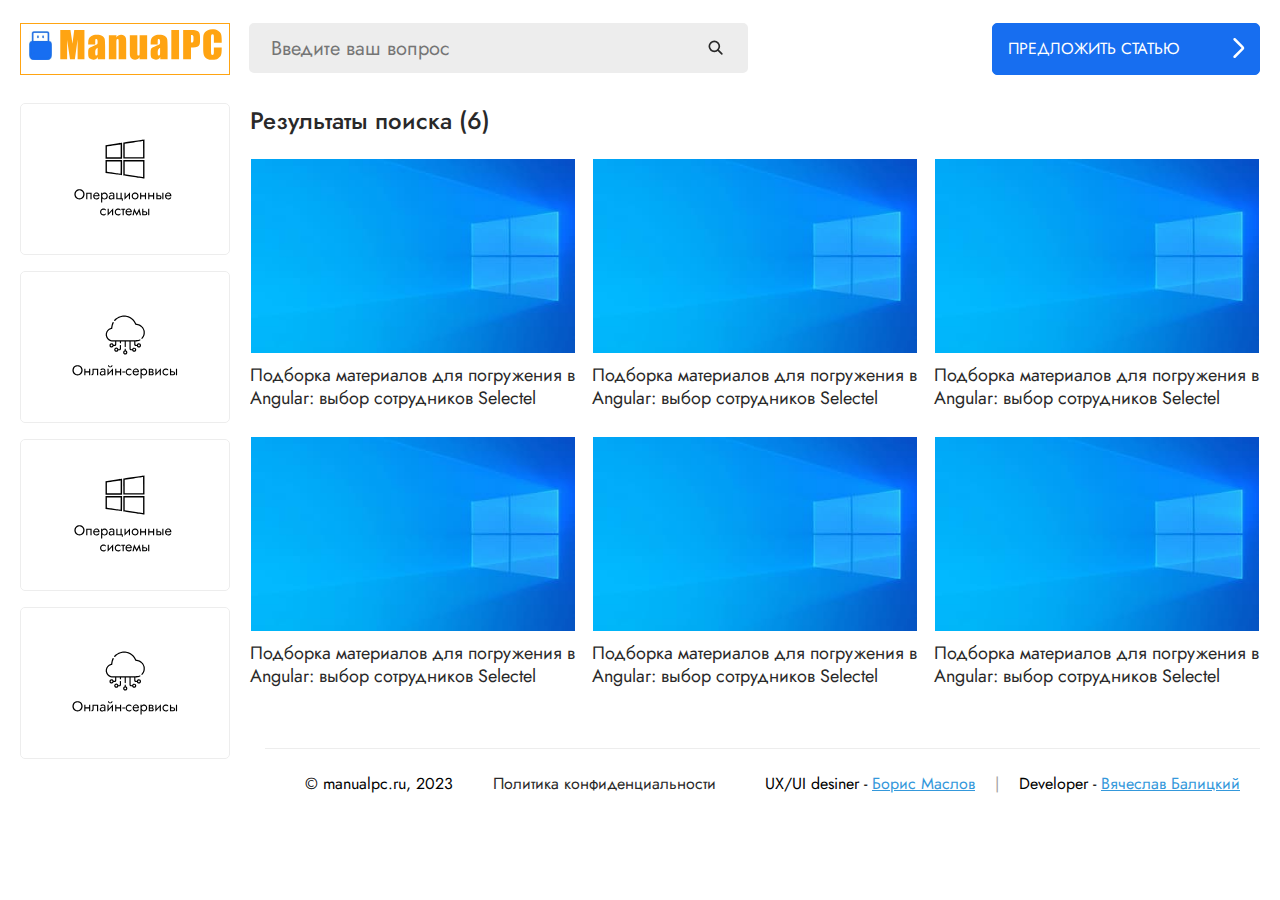
<file: search.html>
<!DOCTYPE html>
<html lang="ru">
<head>
  <meta charset="UTF-8">
  <meta name="viewport" content="width=device-width, initial-scale=1.0">
  <link rel="shortcut icon" href="favicon.ico" type="image/x-icon">
  <title>Manual-pc | Search</title>
  <link rel="stylesheet" href="css/style.min.css">
  <link rel="preconnect" href="https://fonts.googleapis.com">
  <link rel="preconnect" href="https://fonts.gstatic.com" crossorigin>
  <link href="https://fonts.googleapis.com/css2?family=Jost:wght@400;500&display=swap" rel="stylesheet">
  <link rel="stylesheet" href="swiper/swiper-bundle.min.css">
</head>
<body>
  <header class="header">
     <a class="logo" href="index.html">
      <img class="logo__image" src="images/logo-b.svg" alt="/">
     </a>
    <form class="header__form">
      <input class="header__form-input" type="text" style="outline: none;" required>
      <button class="header__form-submit" type="submit">
        <svg class="header__form-icon"><use xlink:href="images/sprite.svg#search_icon"></use></svg>
      </button>
    </form>
      <button class="header__btn" data-modal="#modal-add">
        <span class="header__btn-text">Предложить статью</span> 
        <svg class="header__btn-icon"><use xlink:href="images/sprite.svg#header__btn-icon"></use></svg>
      </button>
      <button class="header__menu-btn" data-modal="#modal-menu">
        <svg class="header__menu-icon"><use xlink:href="images/sprite.svg#header__menu-btn"></use></svg>
      </button>
  </header>  
 <div class="sidebar"> 
  <a class="sidebar__item" href="sistems.html">
    <svg class="sidebar__image">
      <use xlink:href="images/sprite.svg#sidebar-image_1"></use>
    </svg>
  </a>  
  <a class="sidebar__item" href="services.html">
    <svg class="sidebar__image">
      <use xlink:href="images/sprite.svg#sidebar-image_2"></use>
    </svg>
  </a>  
  <a class="sidebar__item" href="sistems.html">
    <svg class="sidebar__image">
      <use xlink:href="images/sprite.svg#sidebar-image_1"></use>
    </svg>
  </a>  
  <a class="sidebar__item" href="services.html">
    <svg class="sidebar__image">
      <use xlink:href="images/sprite.svg#sidebar-image_2"></use>
    </svg>
  </a>  
 </div>
  <div class="wrapper">
    <main class="main">
      <div class="search">
        <h1 class="search__title">Результаты поиска (6)</h1>
        <ul class="search__list">
          <li class="search__item">
            <a class="search__link" href="#">
              <img class="search__image" src="images/content/search1.jpg" alt="/">
              <p class="search__text">Подборка материалов для погружения в Angular: выбор сотрудников Selectel</p>
            </a>
          </li>
          <li class="search__item">
            <a class="search__link" href="#">
              <img class="search__image" src="images/content/search1.jpg" alt="/">
              <p class="search__text">Подборка материалов для погружения в Angular: выбор сотрудников Selectel</p>
            </a>
          </li>
          <li class="search__item">
            <a class="search__link" href="#">
              <img class="search__image" src="images/content/search1.jpg" alt="/">
              <p class="search__text">Подборка материалов для погружения в Angular: выбор сотрудников Selectel</p>
            </a>
          </li>
          <li class="search__item">
            <a class="search__link" href="#">
              <img class="search__image" src="images/content/search1.jpg" alt="/">
              <p class="search__text">Подборка материалов для погружения в Angular: выбор сотрудников Selectel</p>
            </a>
          </li>
          <li class="search__item">
            <a class="search__link" href="#">
              <img class="search__image" src="images/content/search1.jpg" alt="/">
              <p class="search__text">Подборка материалов для погружения в Angular: выбор сотрудников Selectel</p>
            </a>
          </li>
          <li class="search__item">
            <a class="search__link" href="#">
              <img class="search__image" src="images/content/search1.jpg" alt="/">
              <p class="search__text">Подборка материалов для погружения в Angular: выбор сотрудников Selectel</p>
            </a>
          </li>
        </ul>
      </div>
    </main>
    <footer class="footer">
        <div class="footer__info">
        <ul class="footer__info-items">
          <li class="footer__info-item">© manualpc.ru, 2023</li>
          <li class="footer__info-item">
            <a href="politic.html">Политика конфиденциальности</a>
          </li>
        </ul>
        <ul class="footer__info-items">
          <li class="footer__info-item footer__info-name">UX/UI desiner - 
            <a href="#">Борис Маслов</a>
          </li>
          <li class="footer__info-item footer__info-divider">|</li>
          <li class="footer__info-item footer__info-name">Developer - 
            <a href="#">Вячеслав Балицкий</a>
          </li>
        </ul>
       </div>
    </footer>
    <div class="modal" id="modal-add">
       <div class="modal__dialog">     
            <div class="modal__content">
              <button class="modal-close" type="button" data-close="#modal-add">
                <svg class="modal__btn-icon"><use xlink:href="images/sprite.svg#modal__btn-icon"></use></svg>
              </button>  
              <h3 class="modal__title">Предложить статью</h3>
                <form class="modal__form" action="email">
                  <label for="modal__form-name">Ваше имя</label>
                  <input class="modal__form-name" id="modal__form-name" type="text" style="outline: none;" placeholder="Введите ваше Имя">
                  <label for="modal__form-email">Ваше e-mail*</label>
                  <input class="modal__form-email" id="modal__form-email" name="email" type="email" style="outline: none;" placeholder="Введите ваше E-mail">
                  <label for="modal__form-input">Тема*</label>
                  <textarea class="modal__form-input" id="modal__form-input" style="outline: none;" placeholder="Введите название или названия нескольких тем для предложения"></textarea>
                  <button class="modal__btn"  type="submit">Предложить статью</button>
                </form>
            </div>  
       </div>  
   </div>
   <div class="modal-menu" id="modal-menu">
    <div class="modal-menu__dialog">
    <header class="header header--modal">
      <a class="logo" href="index.html">
       <img class="logo__image" src="images/logo-b.svg" alt="/">
      </a>
      <form class="header__form">
        <input class="header__form-input" type="text" style="outline: none;" required>
        <button class="header__form-submit" type="submit">
          <svg class="header__form-icon"><use xlink:href="images/sprite.svg#search_icon"></use></svg>
        </button>
      </form>
      <button class="header__btn" data-modal="#modal-add">
        <span class="header__btn-text">Предложить статью</span> 
        <svg class="header__btn-icon"><use xlink:href="images/sprite.svg#header__btn-icon"></use></svg>
      </button>
      <button class="modal-menu__close" type="button" data-close="#modal-menu">
        <svg class="modal__btn-icon"><use xlink:href="images/sprite.svg#modal__btn-icon"></use></svg>
      </button> 
    </header> 
    <div class="modal-menu__content">
      <button class="header__btn-menu" data-modal="#modal-add">
        <span class="header__btn-text">Предложить статью</span> 
        <svg class="header__btn-icon"><use xlink:href="images/sprite.svg#header__btn-icon"></use></svg>
      </button>
    <div id="gallery_social">
      <div class="social">
        <h2 class="social__title-menu empty">Lorem</h2>
        <ul class="social__items">
          <li class="social__item">
            <a class="social__item-link" href="#">
              <img class="social__item-link--telegram" src="images/links/Telegram.svg" alt="/">
            </a>
          </li>
          <li class="social__item">
            <a class="social__item-link" href="#">
              <img class="social__item-link--vkontakte" src="images/links/Vkontakte.svg" alt="/">
            </a>
          </li>
          <li class="social__item">
            <a class="social__item-link" href="#">
              <img class="social__item-link--youtube" src="images/links/YouTube.svg" alt="/">
            </a>
          </li>
          <li class="social__item">
            <a class="social__item-link" href="#">
              <img class="social__item-link--rss" src="images/links/RSS.svg" alt="/">
            </a>
          </li>
        </ul>
       </div>
      </div>
      <div class="sidebar__menu"> 
         <a class="sidebar__item" href="sistems.html">
           <svg class="sidebar__image sidebar__image-menu"><use xlink:href="images/sprite.svg#sidebar-image_1"></use></svg>
         </a>  
         <a class="sidebar__item" href="services.html">
           <svg class="sidebar__image sidebar__image-menu"><use xlink:href="images/sprite.svg#sidebar-image_2"></use></svg>
         </a>  
         <a class="sidebar__item" href="sistems.html">
           <svg class="sidebar__image sidebar__image-menu"><use xlink:href="images/sprite.svg#sidebar-image_1"></use></svg>
         </a>  
         <a class="sidebar__item" href="services.html">
           <svg class="sidebar__image sidebar__image-menu"><use xlink:href="images/sprite.svg#sidebar-image_2"></use></svg>
         </a>  
      </div>
     </div>
    </div>
   </div>  
  </div> 
  <script src="https://ajax.googleapis.com/ajax/libs/jquery/3.6.3/jquery.min.js"></script>
  <script src="swiper/swiper-bundle.min.js"></script>
  <script src="js/main.min.js"></script>
</body>
</html>
</file>
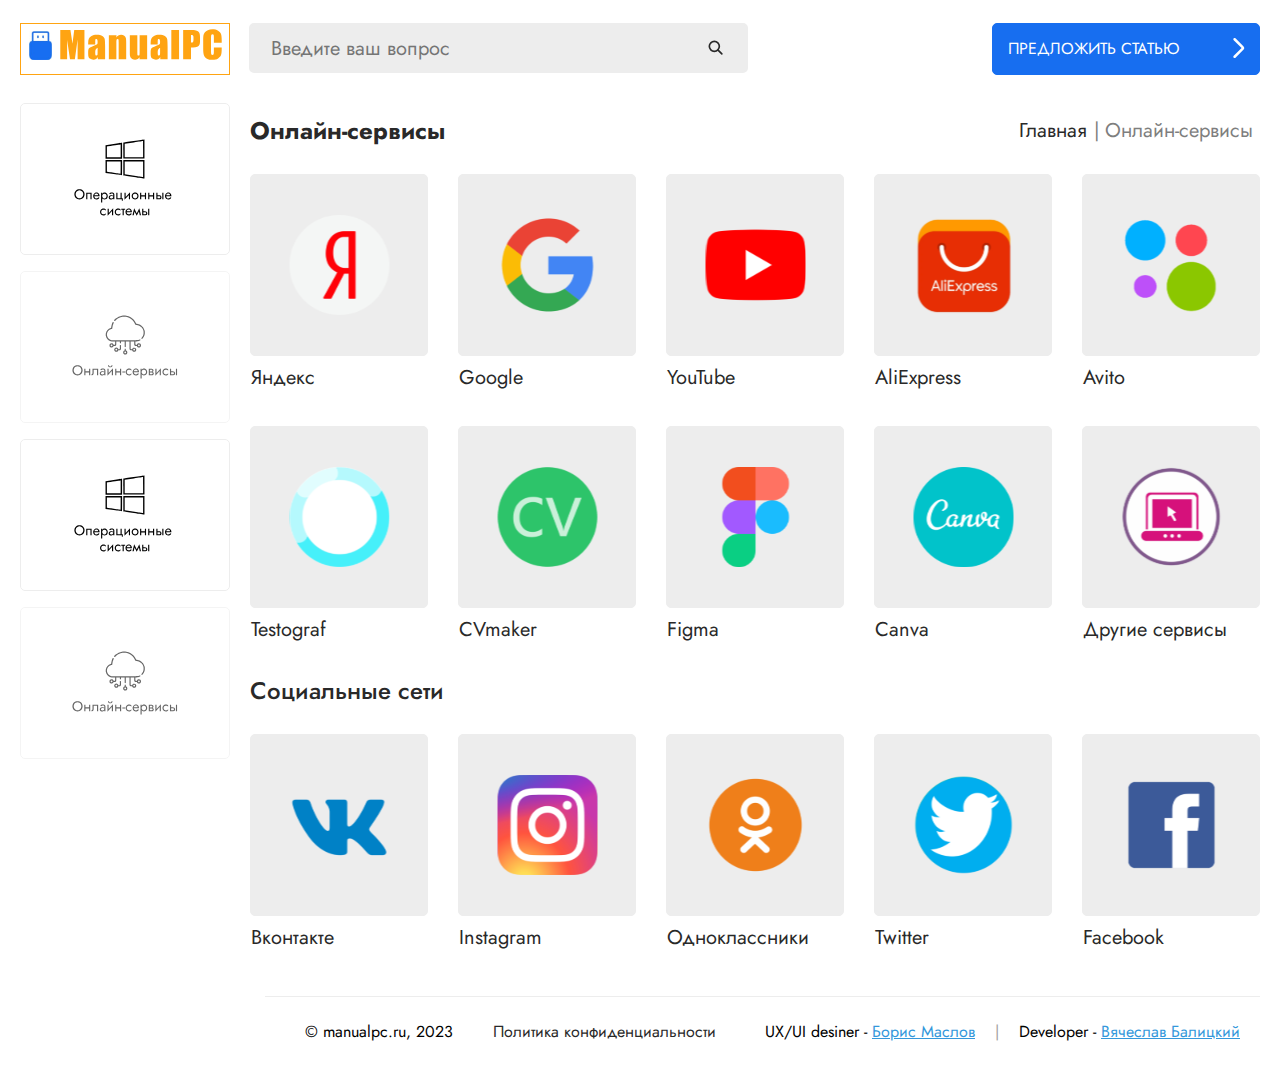
<file: services.html>
<!DOCTYPE html>
<html lang="ru">
<head>
  <meta charset="UTF-8">
  <meta name="viewport" content="width=device-width, initial-scale=1.0">
  <link rel="shortcut icon" href="favicon.ico" type="image/x-icon">
  <title>Manual-pc</title>
  <link rel="stylesheet" href="css/style.min.css">
  <link rel="preconnect" href="https://fonts.googleapis.com">
  <link rel="preconnect" href="https://fonts.gstatic.com" crossorigin>
  <link href="https://fonts.googleapis.com/css2?family=Jost:wght@400;500&display=swap" rel="stylesheet">
  <link rel="stylesheet" href="swiper/swiper-bundle.min.css">
</head>
<body>
  <header class="header">
     <a class="logo" href="index.html">
      <img class="logo__image" src="images/logo-b.svg" alt="/">
     </a>
    <form class="header__form">
      <input class="header__form-input" type="text" style="outline: none;" required>
      <button class="header__form-submit" type="submit">
        <svg class="header__form-icon"><use xlink:href="images/sprite.svg#search_icon"></use></svg>
      </button>
    </form>
      <button class="header__btn" data-modal="#modal-add">
        <span class="header__btn-text">Предложить статью</span> 
        <svg class="header__btn-icon"><use xlink:href="images/sprite.svg#header__btn-icon"></use></svg>
      </button>
      <button class="header__menu-btn" data-modal="#modal-menu">
        <svg class="header__menu-icon"><use xlink:href="images/sprite.svg#header__menu-btn"></use></svg>
      </button>
  </header>  
 <div class="sidebar"> 
  <a class="sidebar__item" href="sistems.html">
    <svg class="sidebar__image"><use xlink:href="images/sprite.svg#sidebar-image_1"></use></svg>
  </a>  
  <a class="sidebar__item disabled-link" href="#">
    <svg class="sidebar__image"><use xlink:href="images/sprite.svg#sidebar-image_2"></use></svg>
  </a>  
  <a class="sidebar__item" href="sistems.html">
    <svg class="sidebar__image"><use xlink:href="images/sprite.svg#sidebar-image_1"></use></svg>
  </a>  
  <a class="sidebar__item disabled-link" href="#">
    <svg class="sidebar__image"><use xlink:href="images/sprite.svg#sidebar-image_2"></use></svg>
  </a>  
 </div>
  <div class="wrapper">
    <main class="main">
      <div class="services">
        <ul class="sistems__intro">
          <li class="sistems__intro-item">
            <h1 class="services__title sistems__intro-title">Онлайн-сервисы</h1>
          </li>
          <li class="sistems__intro-item">
          <ul class="breadcrumbs__list">
            <li class="breadcrumbs__item">
              <a class="breadcrumbs__link breadcrumbs__link-main" href="index.html">Главная </a>
              <a class="breadcrumbs__link breadcrumbs__link-icon" href="index.html">
                <img src="images/links/main-icon.svg" alt="image">
              </a> 
            </li>
            <li class="breadcrumbs__item">
              <a class="breadcrumbs__link disabled-link" href="#">| Онлайн-сервисы</a> 
            </li>
          </ul>
          </li>
        </ul>
        <ul class="services__list">
          <li class="services__list-item">
            <a class="services__list-link" href="#">
              <img class="services__list-image" src="images/content/services/yandex.svg" alt="/">
              <p class="services__list-text">Яндекс</p>
            </a>
          </li>
          <li class="services__list-item">
            <a class="services__list-link" href="#">
              <img class="services__list-image" src="images/content/services/google.svg" alt="/">
              <p class="services__list-text">Google</p>
            </a>
          </li>
          <li class="services__list-item">
            <a class="services__list-link" href="#">
              <img class="services__list-image" src="images/content/services/youtube.svg" alt="/">
              <p class="services__list-text">YouTube</p>
            </a>
          </li>
          <li class="services__list-item">
            <a class="services__list-link" href="#">
              <img class="services__list-image" src="images/content/services/alliex.svg" alt="/">
              <p class="services__list-text">AliExpress</p>
            </a>
          </li>
          <li class="services__list-item">
            <a class="services__list-link" href="#">
              <img class="services__list-image" src="images/content/services/avito.svg" alt="/">
              <p class="services__list-text">Avito</p>
            </a>
          </li>
          <li class="services__list-item services__list-item--none">
            <a class="services__list-link" href="#">
              <img class="services__list-image" src="images/content/services/testograf.svg" alt="/">
              <p class="services__list-text">Testograf</p>
            </a>
          </li>
          <li class="services__list-item services__list-item--none">
            <a class="services__list-link" href="#">
              <img class="services__list-image" src="images/content/services/cv.svg" alt="/">
              <p class="services__list-text">CVmaker</p>
            </a>
          </li>
          <li class="services__list-item services__list-item--none">
            <a class="services__list-link" href="#">
              <img class="services__list-image" src="images/content/services/figma.svg" alt="/">
              <p class="services__list-text">Figma</p>
            </a>
          </li>
          <li class="services__list-item services__list-item--none">
            <a class="services__list-link" href="#">
              <img class="services__list-image" src="images/content/services/canva.svg" alt="/">
              <p class="services__list-text">Canva</p>
            </a>
          </li>
          <li class="services__list-item services__list-item--none">
            <a class="services__list-link" href="#">
              <img class="services__list-image" src="images/content/services/other.svg" alt="/">
              <p class="services__list-text">Другие сервисы</p>
            </a>
          </li>
         </ul>
        <h2 class="services__social-title sistems__intro-title">Социальные сети</h2>
        <ul class="services__list services__list--social">
          <li class="services__list-item">
            <a class="services__list-link" href="#">
              <img class="services__list-image" src="images/content/services/vk.svg" alt="/">
              <p class="services__list-text">Вконтакте</p>
            </a>
          </li>
          <li class="services__list-item">
            <a class="services__list-link" href="#">
              <img class="services__list-image" src="images/content/services/intagram.svg" alt="/">
              <p class="services__list-text">Instagram</p>
            </a>
          </li>
          <li class="services__list-item">
            <a class="services__list-link" href="#">
              <img class="services__list-image" src="images/content/services/ok.svg" alt="/">
              <p class="services__list-text">Одноклассники</p>
            </a>
          </li>
          <li class="services__list-item">
            <a class="services__list-link" href="#">
              <img class="services__list-image" src="images/content/services/twitter.svg" alt="/">
              <p class="services__list-text">Twitter</p>
            </a>
          </li>
          <li class="services__list-item">
            <a class="services__list-link" href="#">
              <img class="services__list-image" src="images/content/services/fb.svg" alt="/">
              <p class="services__list-text">Facebook</p>
            </a>
          </li>
         </ul>
      </div>
    </main>
    <footer class="footer">
        <div class="footer__info">
        <ul class="footer__info-items">
          <li class="footer__info-item">© manualpc.ru, 2023</li>
          <li class="footer__info-item">
            <a href="politic.html">Политика конфиденциальности</a>
          </li>
        </ul>
        <ul class="footer__info-items">
          <li class="footer__info-item footer__info-name">UX/UI desiner - 
            <a href="#">Борис Маслов</a>
          </li>
          <li class="footer__info-item footer__info-divider">|</li>
          <li class="footer__info-item footer__info-name">Developer - 
            <a href="#">Вячеслав Балицкий</a>
          </li>
        </ul>
       </div>
    </footer>
    <div class="modal" id="modal-add">
       <div class="modal__dialog">     
            <div class="modal__content">
              <button class="modal-close" type="button" data-close="#modal-add">
                <svg class="modal__btn-icon"><use xlink:href="images/sprite.svg#modal__btn-icon"></use></svg>
              </button>  
              <h3 class="modal__title">Предложить статью</h3>
                <form class="modal__form" action="email">
                  <label for="modal__form-name">Ваше имя</label>
                  <input class="modal__form-name" id="modal__form-name" type="text" style="outline: none;" placeholder="Введите ваше Имя">
                  <label for="modal__form-email">Ваше e-mail*</label>
                  <input class="modal__form-email" id="modal__form-email" name="email" type="email" style="outline: none;" placeholder="Введите ваше E-mail">
                  <label for="modal__form-input">Тема*</label>
                  <textarea class="modal__form-input" id="modal__form-input" style="outline: none;" placeholder="Введите название или названия нескольких тем для предложения"></textarea>
                  <button class="modal__btn"  type="submit">Предложить статью</button>
                </form>
            </div>  
       </div>  
   </div>
   <div class="modal-menu" id="modal-menu">
    <div class="modal-menu__dialog">
    <header class="header header--modal">
      <a class="logo" href="index.html">
       <img class="logo__image" src="images/logo-b.svg" alt="/">
      </a>
      <form class="header__form">
        <input class="header__form-input" type="text" style="outline: none;" required>
        <button class="header__form-submit" type="submit">
          <svg class="header__form-icon"><use xlink:href="images/sprite.svg#search_icon"></use></svg>
        </button>
      </form>
      <button class="header__btn" data-modal="#modal-add">
        <span class="header__btn-text">Предложить статью</span> 
        <svg class="header__btn-icon"><use xlink:href="images/sprite.svg#header__btn-icon"></use></svg>
      </button>
      <button class="modal-menu__close" type="button" data-close="#modal-menu">
        <svg class="modal__btn-icon"><use xlink:href="images/sprite.svg#modal__btn-icon"></use></svg>
      </button> 
    </header> 
    <div class="modal-menu__content">
      <button class="header__btn-menu" data-modal="#modal-add">
        <span class="header__btn-text">Предложить статью</span> 
        <svg class="header__btn-icon"><use xlink:href="images/sprite.svg#header__btn-icon"></use></svg>
      </button>
    <div id="gallery_social">
      <div class="social">
        <h2 class="social__title-menu empty">Lorem</h2>
        <ul class="social__items">
          <li class="social__item">
            <a class="social__item-link" href="#">
              <img class="social__item-link--telegram" src="images/links/Telegram.svg" alt="/">
            </a>
          </li>
          <li class="social__item">
            <a class="social__item-link" href="#">
              <img class="social__item-link--vkontakte" src="images/links/Vkontakte.svg" alt="/">
            </a>
          </li>
          <li class="social__item">
            <a class="social__item-link" href="#">
              <img class="social__item-link--youtube" src="images/links/YouTube.svg" alt="/">
            </a>
          </li>
          <li class="social__item">
            <a class="social__item-link" href="#">
              <img class="social__item-link--rss" src="images/links/RSS.svg" alt="/">
            </a>
          </li>
        </ul>
       </div>
      </div>
      <div class="sidebar__menu"> 
         <a class="sidebar__item" href="sistems.html">
           <svg class="sidebar__image sidebar__image-menu"><use xlink:href="images/sprite.svg#sidebar-image_1"></use></svg>
         </a>  
         <a class="sidebar__item disabled-link" href="#">
           <svg class="sidebar__image sidebar__image-menu"><use xlink:href="images/sprite.svg#sidebar-image_2"></use></svg>
         </a>  
         <a class="sidebar__item" href="sistems.html">
           <svg class="sidebar__image sidebar__image-menu"><use xlink:href="images/sprite.svg#sidebar-image_1"></use></svg>
         </a>  
         <a class="sidebar__item disabled-link" href="#">
           <svg class="sidebar__image sidebar__image-menu"><use xlink:href="images/sprite.svg#sidebar-image_2"></use></svg>
         </a>  
      </div>
     </div>
    </div>
   </div>  
  </div>  
  <script src="https://ajax.googleapis.com/ajax/libs/jquery/3.6.3/jquery.min.js"></script>
  <script src="swiper/swiper-bundle.min.js"></script>
  <script src="js/main.min.js"></script>
</body>
</html>
</file>
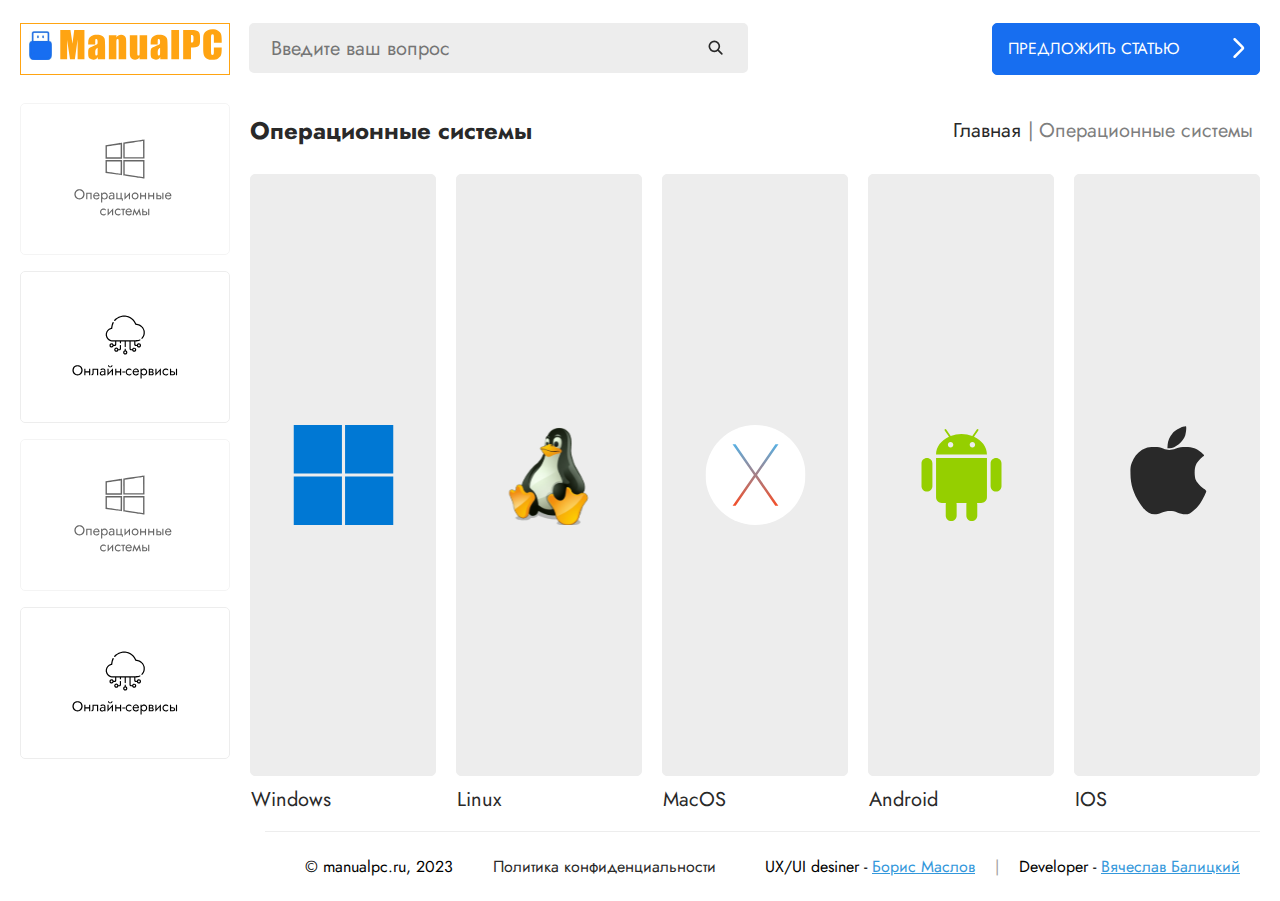
<file: sistems.html>
<!DOCTYPE html>
<html lang="ru">
<head>
  <meta charset="UTF-8">
  <meta name="viewport" content="width=device-width, initial-scale=1.0">
  <link rel="shortcut icon" href="favicon.ico" type="image/x-icon">
  <title>Manual-pc</title>
  <link rel="stylesheet" href="css/style.min.css">
  <link rel="preconnect" href="https://fonts.googleapis.com">
  <link rel="preconnect" href="https://fonts.gstatic.com" crossorigin>
  <link href="https://fonts.googleapis.com/css2?family=Jost:wght@400;500&display=swap" rel="stylesheet">
  <link rel="stylesheet" href="swiper/swiper-bundle.min.css">
</head>
<body>
  <header class="header">
     <a class="logo" href="index.html">
      <img class="logo__image" src="images/logo-b.svg" alt="/">
     </a>
    <form class="header__form">
      <input class="header__form-input" type="text" style="outline: none;" required>
      <button class="header__form-submit" type="submit">
        <svg class="header__form-icon"><use xlink:href="images/sprite.svg#search_icon"></use></svg>
      </button>
    </form>
      <button class="header__btn" data-modal="#modal-add">
        <span class="header__btn-text">Предложить статью</span> 
        <svg class="header__btn-icon"><use xlink:href="images/sprite.svg#header__btn-icon"></use></svg>
      </button>
      <button class="header__menu-btn" data-modal="#modal-menu">
        <svg class="header__menu-icon"><use xlink:href="images/sprite.svg#header__menu-btn"></use></svg>
      </button>
  </header>  
 <div class="sidebar"> 
  <a class="sidebar__item disabled-link" href="#">
    <svg class="sidebar__image">
      <use xlink:href="images/sprite.svg#sidebar-image_1"></use>
    </svg>
  </a>  
  <a class="sidebar__item" href="services.html">
    <svg class="sidebar__image">
      <use xlink:href="images/sprite.svg#sidebar-image_2"></use>
    </svg>
  </a>  
  <a class="sidebar__item disabled-link" href="#">
    <svg class="sidebar__image">
      <use xlink:href="images/sprite.svg#sidebar-image_1"></use>
    </svg>
  </a>  
  <a class="sidebar__item" href="services.html">
    <svg class="sidebar__image">
      <use xlink:href="images/sprite.svg#sidebar-image_2"></use>
    </svg>
  </a>  
 </div>
  <div class="wrapper">
    <main class="main">
      <div class="sistems">
        <ul class="sistems__intro">
          <li class="sistems__intro-item">
            <h1 class="sistems__intro-title">Операционные системы</h1>
          </li>
          <li class="sistems__intro-item">
          <ul class="breadcrumbs__list">
            <li class="breadcrumbs__item">
              <a class="breadcrumbs__link breadcrumbs__link-main" href="index.html">Главная </a> 
              <a class="breadcrumbs__link breadcrumbs__link-icon" href="index.html">
                <img src="images/links/main-icon.svg" alt="image">
              </a> 
            </li>
            <li class="breadcrumbs__item">
              <a class="breadcrumbs__link disabled-link" href="#">| Операционные системы</a> 
            </li>
          </ul>
          </li>
        </ul>
        <ul class="sistems__list">
          <li class="sistems__list-item">
            <a class="sistems__list-link" href="#">
              <img class="sistems__list-image" src="images/content/windows11.svg" alt="/">
              <p class="sistems__list-text">Windows</p>
            </a>
          </li>
          <li class="sistems__list-item">
            <a class="sistems__list-link" href="#">             
              <img class="sistems__list-image" src="images/content/linux.svg" alt="/">
              <p class="sistems__list-text">Linux</p>
            </a>
            </li>
          <li class="sistems__list-item">
            <a class="sistems__list-link" href="#">
              <img class="sistems__list-image" src="images/content/macos.svg" alt="/">
              <p class="sistems__list-text">MacOS</p>
            </a>
            </li>
          <li class="sistems__list-item">
            <a class="sistems__list-link" href="#">
              <img class="sistems__list-image" src="images/content/android.svg" alt="/">
              <p class="sistems__list-text">Android</p>
            </a>
            </li>
          <li class="sistems__list-item">
            <a class="sistems__list-link" href="#">
              <img class="sistems__list-image" src="images/content/ios.svg" alt="/">
              <p class="sistems__list-text">IOS</p>
            </a>
            </li>
        </ul>
      </div>
    </main>
    <footer class="footer">
        <div class="footer__info">
        <ul class="footer__info-items">
          <li class="footer__info-item">© manualpc.ru, 2023</li>
          <li class="footer__info-item">
            <a href="politic.html">Политика конфиденциальности</a>
          </li>
        </ul>
        <ul class="footer__info-items">
          <li class="footer__info-item footer__info-name">UX/UI desiner - 
            <a href="#">Борис Маслов</a>
          </li>
          <li class="footer__info-item footer__info-divider">|</li>
          <li class="footer__info-item footer__info-name">Developer - 
            <a href="#">Вячеслав Балицкий</a>
          </li>
        </ul>
       </div>
    </footer>
    <div class="modal" id="modal-add">
       <div class="modal__dialog">     
            <div class="modal__content">
              <button class="modal-close" type="button" data-close="#modal-add">
                <svg class="modal__btn-icon"><use xlink:href="images/sprite.svg#modal__btn-icon"></use></svg>
              </button>  
              <h3 class="modal__title">Предложить статью</h3>
                <form class="modal__form" action="email">
                  <label for="modal__form-name">Ваше имя</label>
                  <input class="modal__form-name" id="modal__form-name" type="text" style="outline: none;" placeholder="Введите ваше Имя">
                  <label for="modal__form-email">Ваше e-mail*</label>
                  <input class="modal__form-email" id="modal__form-email" name="email" type="email" style="outline: none;" placeholder="Введите ваше E-mail">
                  <label for="modal__form-input">Тема*</label>
                  <textarea class="modal__form-input" id="modal__form-input" style="outline: none;" placeholder="Введите название или названия нескольких тем для предложения"></textarea>
                  <button class="modal__btn"  type="submit">Предложить статью</button>
                </form>
            </div>  
       </div>  
   </div>
   <div class="modal-menu" id="modal-menu">
    <div class="modal-menu__dialog">
    <header class="header header--modal">
      <a class="logo" href="index.html">
       <img class="logo__image" src="images/logo-b.svg" alt="/">
      </a>
      <form class="header__form">
        <input class="header__form-input" type="text" style="outline: none;" required>
        <button class="header__form-submit" type="submit">
          <svg class="header__form-icon"><use xlink:href="images/sprite.svg#search_icon"></use></svg>
        </button>
      </form>
      <button class="header__btn" data-modal="#modal-add">
        <span class="header__btn-text">Предложить статью</span> 
        <svg class="header__btn-icon"><use xlink:href="images/sprite.svg#header__btn-icon"></use></svg>
      </button>
      <button class="modal-menu__close" type="button" data-close="#modal-menu">
        <svg class="modal__btn-icon"><use xlink:href="images/sprite.svg#modal__btn-icon"></use></svg>
      </button> 
    </header> 
    <div class="modal-menu__content">
      <button class="header__btn-menu" data-modal="#modal-add">
        <span class="header__btn-text">Предложить статью</span> 
        <svg class="header__btn-icon"><use xlink:href="images/sprite.svg#header__btn-icon"></use></svg>
      </button>
    <div id="gallery_social">
      <div class="social">
        <h2 class="social__title-menu empty">Lorem</h2>
        <ul class="social__items">
          <li class="social__item">
            <a class="social__item-link" href="#">
              <img class="social__item-link--telegram" src="images/links/Telegram.svg" alt="/">
            </a>
          </li>
          <li class="social__item">
            <a class="social__item-link" href="#">
              <img class="social__item-link--vkontakte" src="images/links/Vkontakte.svg" alt="/">
            </a>
          </li>
          <li class="social__item">
            <a class="social__item-link" href="#">
              <img class="social__item-link--youtube" src="images/links/YouTube.svg" alt="/">
            </a>
          </li>
          <li class="social__item">
            <a class="social__item-link" href="#">
              <img class="social__item-link--rss" src="images/links/RSS.svg" alt="/">
            </a>
          </li>
        </ul>
       </div>
      </div>
      <div class="sidebar__menu"> 
         <a class="sidebar__item" href="sistems.html">
           <svg class="sidebar__image sidebar__image-menu"><use xlink:href="images/sprite.svg#sidebar-image_1"></use></svg>
         </a>  
         <a class="sidebar__item" href="services.html">
           <svg class="sidebar__image sidebar__image-menu"><use xlink:href="images/sprite.svg#sidebar-image_2"></use></svg>
         </a>  
         <a class="sidebar__item" href="sistems.html">
           <svg class="sidebar__image sidebar__image-menu"><use xlink:href="images/sprite.svg#sidebar-image_1"></use></svg>
         </a>  
         <a class="sidebar__item" href="services.html">
           <svg class="sidebar__image sidebar__image-menu"><use xlink:href="images/sprite.svg#sidebar-image_2"></use></svg>
         </a>  
      </div>
     </div>
    </div>
   </div>  
  </div>  
<script src="https://ajax.googleapis.com/ajax/libs/jquery/3.6.3/jquery.min.js"></script>
<script src="swiper/swiper-bundle.min.js"></script>
<script src="js/main.min.js"></script>
</body>
</html>
</file>
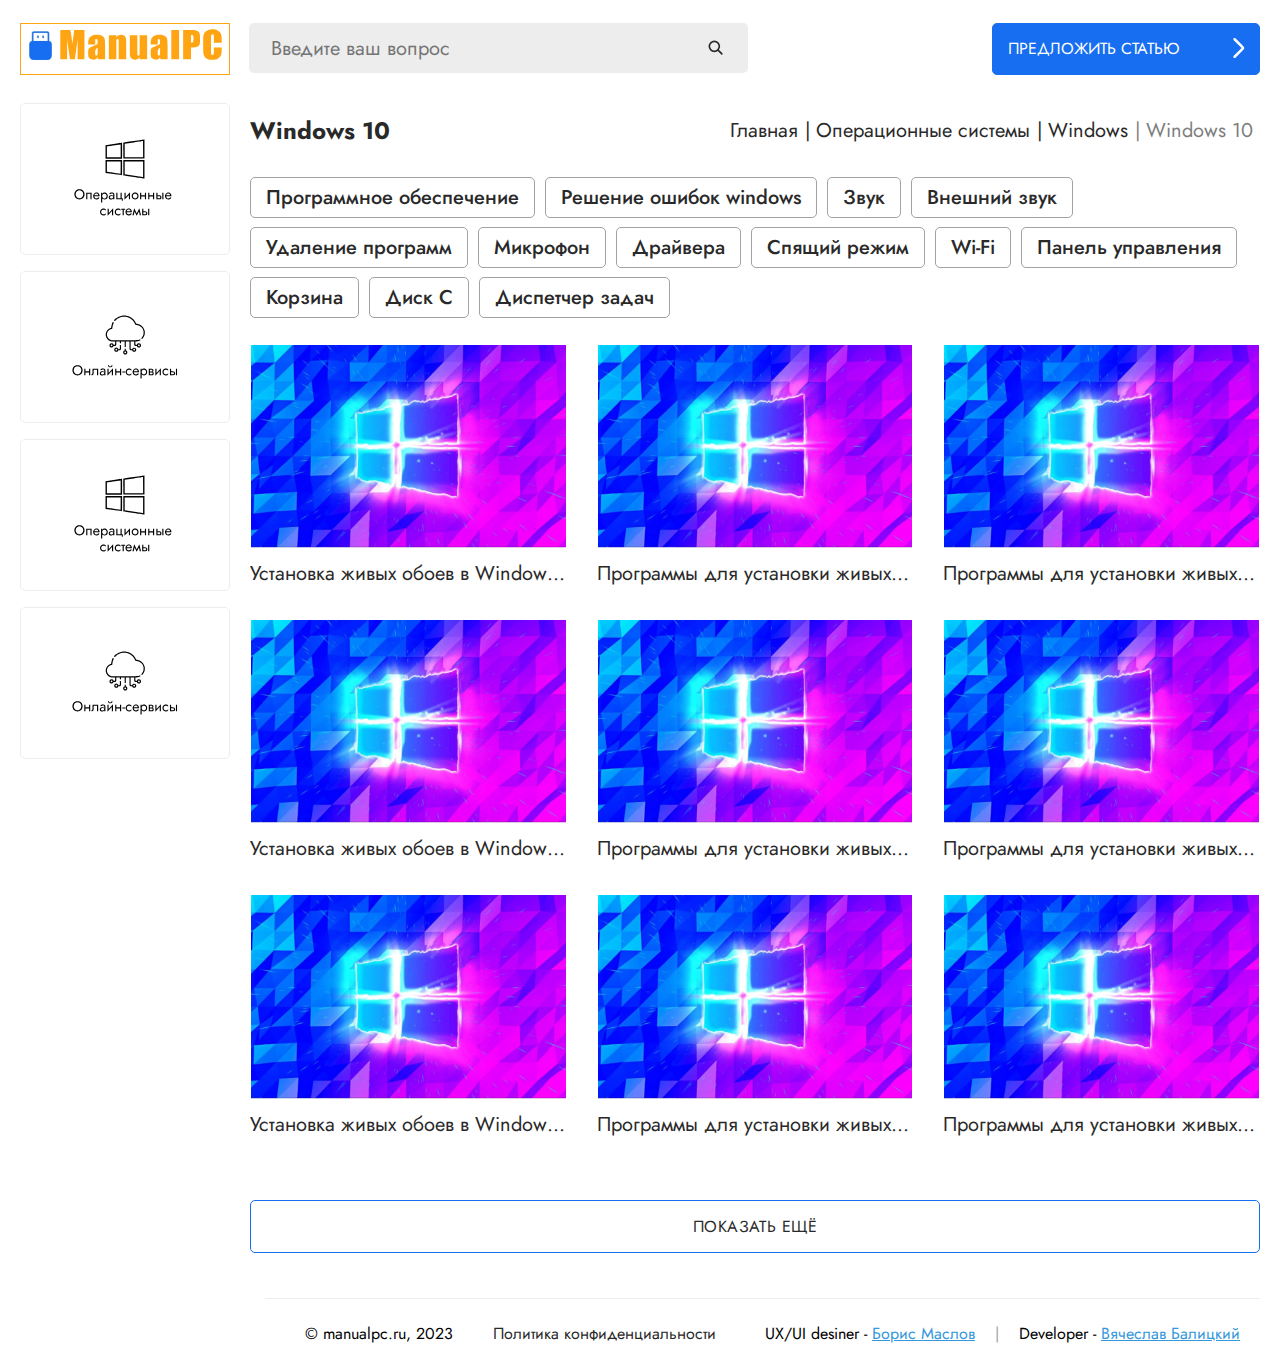
<file: subcat.html>
<!DOCTYPE html>
<html lang="ru">
<head>
  <meta charset="UTF-8">
  <meta name="viewport" content="width=device-width, initial-scale=1.0">
  <link rel="shortcut icon" href="favicon.ico" type="image/x-icon">
  <title>Manual-pc</title>
  <link rel="stylesheet" href="css/style.min.css">
  <link rel="preconnect" href="https://fonts.googleapis.com">
  <link rel="preconnect" href="https://fonts.gstatic.com" crossorigin>
  <link href="https://fonts.googleapis.com/css2?family=Jost:wght@400;500&display=swap" rel="stylesheet">
  <link rel="stylesheet" href="swiper/swiper-bundle.min.css">
</head>
<body>
  <header class="header">
     <a class="logo" href="index.html">
      <img class="logo__image" src="images/logo-b.svg" alt="/">
     </a>
    <form class="header__form">
      <input class="header__form-input" type="text" style="outline: none;" required>
      <button class="header__form-submit" type="submit">
        <svg class="header__form-icon"><use xlink:href="images/sprite.svg#search_icon"></use></svg>
      </button>
    </form>
      <button class="header__btn" data-modal="#modal-add">
        <span class="header__btn-text">Предложить статью</span> 
        <svg class="header__btn-icon"><use xlink:href="images/sprite.svg#header__btn-icon"></use></svg>
      </button>
      <button class="header__menu-btn" data-modal="#modal-menu">
        <svg class="header__menu-icon"><use xlink:href="images/sprite.svg#header__menu-btn"></use></svg>
      </button>
  </header>  
 <div class="sidebar"> 
  <a class="sidebar__item" href="sistems.html">
    <svg class="sidebar__image">
      <use xlink:href="images/sprite.svg#sidebar-image_1"></use>
    </svg>
  </a>  
  <a class="sidebar__item" href="services.html">
    <svg class="sidebar__image">
      <use xlink:href="images/sprite.svg#sidebar-image_2"></use>
    </svg>
  </a>  
  <a class="sidebar__item" href="sistems.html">
    <svg class="sidebar__image">
      <use xlink:href="images/sprite.svg#sidebar-image_1"></use>
    </svg>
  </a>  
  <a class="sidebar__item" href="services.html">
    <svg class="sidebar__image">
      <use xlink:href="images/sprite.svg#sidebar-image_2"></use>
    </svg>
  </a>  
 </div>
  <div class="wrapper">
    <main class="main">
      <div class="services subcat">
        <ul class="sistems__intro">
          <li class="sistems__intro-item">
            <h1 class="services__title sistems__intro-title">Windows 10</h1>
          </li>
          <li class="sistems__intro-item">
           <ul class="breadcrumbs__list">
            <li class="breadcrumbs__item">
              <a class="breadcrumbs__link breadcrumbs__link-main" href="index.html">Главная </a>
              <a class="breadcrumbs__link breadcrumbs__link-icon" href="index.html">
                <img src="images/links/main-icon.svg" alt="/">
              </a>  
            </li>
            <li class="breadcrumbs__item">
              <a class="breadcrumbs__link" href="sistems.html"> | Операционные системы</a> 
            </li>
            <li class="breadcrumbs__item">
              <a class="breadcrumbs__link" href="category.html"> | Windows</a> 
            </li>
            <li class="breadcrumbs__item">
              <a class="breadcrumbs__link disabled-link" href="#"> | Windows 10</a> 
            </li>
           </ul>
          </li>
        </ul>
        <ul class="subcat__breadcrumbs">
          <li class="subcat__breadcrumbs-item">
            <a class="subcat__breadcrumbs-link" href="#">Программное обеспечение</a>
          </li>
          <li class="subcat__breadcrumbs-item">
            <a class="subcat__breadcrumbs-link" href="#">Решение ошибок windows</a>
          </li>
          <li class="subcat__breadcrumbs-item">
            <a class="subcat__breadcrumbs-link" href="#">Звук</a>
          </li>
          <li class="subcat__breadcrumbs-item">
            <a class="subcat__breadcrumbs-link" href="#">Внешний звук</a>
          </li>
          <li class="subcat__breadcrumbs-item">
            <a class="subcat__breadcrumbs-link" href="#">Удаление программ</a>
          </li>
          <li class="subcat__breadcrumbs-item">
            <a class="subcat__breadcrumbs-link" href="#">Микрофон</a>
          </li>
          <li class="subcat__breadcrumbs-item">
            <a class="subcat__breadcrumbs-link" href="#">Драйвера</a>
          </li>
          <li class="subcat__breadcrumbs-item">
            <a class="subcat__breadcrumbs-link" href="#">Спящий режим</a>
          </li>
          <li class="subcat__breadcrumbs-item">
            <a class="subcat__breadcrumbs-link" href="#">Wi-Fi</a>
          </li>
          <li class="subcat__breadcrumbs-item">
            <a class="subcat__breadcrumbs-link" href="#">Панель управления</a>
          </li>
          <li class="subcat__breadcrumbs-item">
            <a class="subcat__breadcrumbs-link" href="#">Корзина</a>
          </li>
          <li class="subcat__breadcrumbs-item">
            <a class="subcat__breadcrumbs-link" href="#">Диск С</a>
          </li>
          <li class="subcat__breadcrumbs-item">
            <a class="subcat__breadcrumbs-link" href="#">Диспетчер задач</a>
          </li>
        </ul>
        <ul class="subcat__list">
          <li class="subcat__list-item">
            <a class="subcat__list-link" href="post.html">
              <img class="subcat__list-image" src="images/content/slide2.png" alt="/">
              <p class="subcat__list-text">Установка живых обоев в Windows 7</p>
            </a>
          </li>
          <li class="subcat__list-item">
            <a class="subcat__list-link" href="post.html">
              <img class="subcat__list-image" src="images/content/slide2.png" alt="/">
              <p class="subcat__list-text">Программы для установки живых обоев в Windows 10</p>
            </a>
          </li>
          <li class="subcat__list-item">
            <a class="subcat__list-link" href="post.html">
              <img class="subcat__list-image" src="images/content/slide4.png" alt="/">
              <p class="subcat__list-text">Программы для установки живых обоев в Windows 10</p>
            </a>
          </li>
          <li class="subcat__list-item">
            <a class="subcat__list-link" href="post.html">
              <img class="subcat__list-image" src="images/content/slide2.png" alt="/">
              <p class="subcat__list-text">Установка живых обоев в Windows 7</p>
            </a>
          </li>
          <li class="subcat__list-item">
            <a class="subcat__list-link" href="post.html">
              <img class="subcat__list-image" src="images/content/slide2.png" alt="/">
              <p class="subcat__list-text">Программы для установки живых обоев в Windows 10</p>
            </a>
          </li>
          <li class="subcat__list-item">
            <a class="subcat__list-link" href="post.html">
              <img class="subcat__list-image" src="images/content/slide4.png" alt="/">
              <p class="subcat__list-text">Программы для установки живых обоев в Windows 10</p>
            </a>
          </li>
          <li class="subcat__list-item">
            <a class="subcat__list-link" href="post.html">
              <img class="subcat__list-image" src="images/content/slide2.png" alt="/">
              <p class="subcat__list-text">Установка живых обоев в Windows 7</p>
            </a>
          </li>
          <li class="subcat__list-item">
            <a class="subcat__list-link" href="post.html">
              <img class="subcat__list-image" src="images/content/slide2.png" alt="/">
              <p class="subcat__list-text">Программы для установки живых обоев в Windows 10</p>
            </a>
          </li>
          <li class="subcat__list-item">
            <a class="subcat__list-link" href="post.html">
              <img class="subcat__list-image" src="images/content/slide4.png" alt="/">
              <p class="subcat__list-text">Программы для установки живых обоев в Windows 10</p>
            </a>
          </li>
          <li class="subcat__list-item">
            <a class="subcat__list-link" href="post.html">
              <img class="subcat__list-image" src="images/content/slide2.png" alt="/">
              <p class="subcat__list-text">Установка живых обоев в Windows 7</p>
            </a>
          </li>
          <li class="subcat__list-item">
            <a class="subcat__list-link" href="post.html">
              <img class="subcat__list-image" src="images/content/slide2.png" alt="/">
              <p class="subcat__list-text">Программы для установки живых обоев в Windows 10</p>
            </a>
          </li>
          <li class="subcat__list-item">
            <a class="subcat__list-link" href="post.html">
              <img class="subcat__list-image" src="images/content/slide4.png" alt="/">
              <p class="subcat__list-text">Программы для установки живых обоев в Windows 10</p>
            </a>
          </li>
        </ul>
        <a class="subcat__btn" href="#">Показать ещё</a>
      </div>
    </main>
    <footer class="footer">
        <div class="footer__info">
        <ul class="footer__info-items">
          <li class="footer__info-item">© manualpc.ru, 2023</li>
          <li class="footer__info-item">
            <a href="politic.html">Политика конфиденциальности</a>
          </li>
        </ul>
        <ul class="footer__info-items">
          <li class="footer__info-item footer__info-name">UX/UI desiner - 
            <a href="#">Борис Маслов</a>
          </li>
          <li class="footer__info-item footer__info-divider">|</li>
          <li class="footer__info-item footer__info-name">Developer - 
            <a href="#">Вячеслав Балицкий</a>
          </li>
        </ul>
       </div>
    </footer>
    <div class="modal" id="modal-add">
       <div class="modal__dialog">     
            <div class="modal__content">
              <button class="modal-close" type="button" data-close="#modal-add">
                <svg class="modal__btn-icon"><use xlink:href="images/sprite.svg#modal__btn-icon"></use></svg>
              </button>  
              <h3 class="modal__title">Предложить статью</h3>
                <form class="modal__form" action="email">
                  <label for="modal__form-name">Ваше имя</label>
                  <input class="modal__form-name" id="modal__form-name" type="text" style="outline: none;" placeholder="Введите ваше Имя">
                  <label for="modal__form-email">Ваше e-mail*</label>
                  <input class="modal__form-email" id="modal__form-email" name="email" type="email" style="outline: none;" placeholder="Введите ваше E-mail">
                  <label for="modal__form-input">Тема*</label>
                  <textarea class="modal__form-input" id="modal__form-input" style="outline: none;" placeholder="Введите название или названия нескольких тем для предложения"></textarea>
                  <button class="modal__btn"  type="submit">Предложить статью</button>
                </form>
            </div>  
       </div>  
   </div>
   <div class="modal-menu" id="modal-menu">
    <div class="modal-menu__dialog">
    <header class="header header--modal">
      <a class="logo" href="index.html">
       <img class="logo__image" src="images/logo-b.svg" alt="/">
      </a>
      <form class="header__form">
        <input class="header__form-input" type="text" style="outline: none;" required>
        <button class="header__form-submit" type="submit">
          <svg class="header__form-icon"><use xlink:href="images/sprite.svg#search_icon"></use></svg>
        </button>
      </form>
      <button class="header__btn" data-modal="#modal-add">
        <span class="header__btn-text">Предложить статью</span> 
        <svg class="header__btn-icon"><use xlink:href="images/sprite.svg#header__btn-icon"></use></svg>
      </button>
      <button class="modal-menu__close" type="button" data-close="#modal-menu">
        <svg class="modal__btn-icon"><use xlink:href="images/sprite.svg#modal__btn-icon"></use></svg>
      </button> 
    </header> 
    <div class="modal-menu__content">
      <button class="header__btn-menu" data-modal="#modal-add">
        <span class="header__btn-text">Предложить статью</span> 
        <svg class="header__btn-icon"><use xlink:href="images/sprite.svg#header__btn-icon"></use></svg>
      </button>
    <div id="gallery_social">
      <div class="social">
        <h2 class="social__title-menu empty">Lorem</h2>
        <ul class="social__items">
          <li class="social__item">
            <a class="social__item-link" href="#">
              <img class="social__item-link--telegram" src="images/links/Telegram.svg" alt="/">
            </a>
          </li>
          <li class="social__item">
            <a class="social__item-link" href="#">
              <img class="social__item-link--vkontakte" src="images/links/Vkontakte.svg" alt="/">
            </a>
          </li>
          <li class="social__item">
            <a class="social__item-link" href="#">
              <img class="social__item-link--youtube" src="images/links/YouTube.svg" alt="/">
            </a>
          </li>
          <li class="social__item">
            <a class="social__item-link" href="#">
              <img class="social__item-link--rss" src="images/links/RSS.svg" alt="/">
            </a>
          </li>
        </ul>
       </div>
      </div>
      <div class="sidebar__menu"> 
         <a class="sidebar__item" href="sistems.html">
           <svg class="sidebar__image sidebar__image-menu">
            <use xlink:href="images/sprite.svg#sidebar-image_1"></use>
           </svg>
         </a>  
         <a class="sidebar__item" href="services.html">
           <svg class="sidebar__image sidebar__image-menu">
            <use xlink:href="images/sprite.svg#sidebar-image_2"></use>
           </svg>
         </a>  
         <a class="sidebar__item" href="sistems.html">
           <svg class="sidebar__image sidebar__image-menu">
            <use xlink:href="images/sprite.svg#sidebar-image_1"></use>
           </svg>
         </a>  
         <a class="sidebar__item" href="services.html">
           <svg class="sidebar__image sidebar__image-menu">
            <use xlink:href="images/sprite.svg#sidebar-image_2"></use>
           </svg>
         </a>  
      </div>
     </div>
    </div>
   </div>  
  </div> 
  <script src="https://ajax.googleapis.com/ajax/libs/jquery/3.6.3/jquery.min.js"></script>
  <script src="swiper/swiper-bundle.min.js"></script>
  <script src="js/main.min.js"></script>
</body>
</html>
</file>
<file: css/style.min.css>
html{-webkit-box-sizing:border-box;box-sizing:border-box}*,*::after,*::before{-webkit-box-sizing:inherit;box-sizing:inherit}ul[class],ol[class]{padding:0}body,h1,h2,h3,h4,h5,h6,p,ul,ol,li,figure,figcaption,blockquote,dl,dd{margin:0;font-size:inherit}ul[class]{list-style:none}img{max-width:100%;display:block}input,button,textarea,select{font:inherit}a{text-decoration:none}html,body{height:100%}.wrapper{display:-webkit-box;display:-ms-flexbox;display:flex;-webkit-box-orient:vertical;-webkit-box-direction:normal;-ms-flex-direction:column;flex-direction:column;min-height:100%}.main{-webkit-box-flex:1;-ms-flex:1 0 auto;flex:1 0 auto}.footer{-webkit-box-flex:0;-ms-flex:0 0 auto;flex:0 0 auto}.container{max-width:1200px;margin:0 auto;padding:0 15px}html,body{height:auto;scroll-behavior:smooth}body{padding:0;margin:0;font-family:"Jost",sans-serif;scrollbar-gutter:stable}.empty{display:none}.disabled-link{pointer-events:none;color:gray;text-decoration:none;cursor:default;opacity:.6}.no-scroll{overflow-y:hidden;padding-right:15px}.wrapper{padding-top:5px;padding-right:20px;padding-left:285px;position:relative}.header{width:100%;padding:23px 20px;display:-ms-grid;display:grid;-ms-grid-columns:254px auto 268px;grid-template-columns:254px auto 268px;background-color:#fff;gap:29px;z-index:1001;top:0;position:sticky}.header--modal{position:static}.header__form{display:block}.header__form{display:block;max-width:774px;position:relative}.header__form-input{padding:12px 60px 12px 20px;width:100%;height:50px;display:inline-block;font-size:20px;line-height:26px;color:#474747;background-color:#ededed;border:2px solid #ededed;border-radius:5px;-webkit-transition:all .1s linear;-o-transition:all .1s linear;transition:all .1s linear}.header__form-input:focus{border:2px solid #176ef0}.header__form-input:focus+.header__form-submit{stroke:#176ef0}.header__form-submit{border:none;padding:0;display:block;top:15px;right:22px;background-color:#ededed;stroke:#292929;fill:#ededed;position:absolute;cursor:pointer;-webkit-transition:all .1s linear;-o-transition:all .1s linear;transition:all .1s linear}.header__form-icon{width:20px;height:20px}.header__btn,.header__btn-menu{padding:14.5px;display:-webkit-box;display:-ms-flexbox;display:flex;-webkit-box-pack:justify;-ms-flex-pack:justify;justify-content:space-between;font-weight:400;font-size:16px;line-height:20.8px;text-transform:uppercase;color:#fff;background-color:#176ef0;border:1px solid #176ef0;border-radius:5px;position:relative;cursor:pointer;-webkit-transition:all .2s linear;-o-transition:all .2s linear;transition:all .2s linear}.header__btn:hover,.header__btn-menu:hover{background-color:#fff;color:#176ef0}.header__btn:hover .header__btn-icon,.header__btn-menu:hover .header__btn-icon{stroke:#176ef0;fill:#fff}.header__btn-icon{top:14px;right:10px;width:20px;height:20px;stroke:#fff;fill:#176ef0;position:absolute;-webkit-transition:all .2s linear;-o-transition:all .2s linear;transition:all .2s linear}.header__btn-menu{display:none;margin-bottom:30px;width:100%}.header__btn-text{float:left}.header__menu-btn{display:none;border:1px solid #ffa412;border-radius:5px;cursor:pointer}.header__menu-icon{padding-top:5px;width:25px;height:25px;stroke:#292929}.header__menu-icon:hover{stroke:#176ef0}.logo{padding:5px 7px 5px 39px;display:inline-block;border:1px solid #ffa412;position:relative}.logo:before{content:"";top:6.5px;left:5px;background-image:url(../images/Icon-logo.jpg);background-size:cover;width:29px;height:37px;z-index:1;position:absolute;display:block}.sidebar{padding-top:5px;max-width:254px;margin:0 20px;display:-ms-grid;display:grid;-ms-grid-columns:(1fr)[1];grid-template-columns:repeat(1, 1fr);-ms-grid-rows:(1fr)[4];grid-template-rows:repeat(4, 1fr);row-gap:10px;left:0;z-index:10;position:fixed}.sidebar__image{width:100%;padding:0;border:1px solid #ededed;border-radius:5px;-webkit-transition:all .2s linear;-o-transition:all .2s linear;transition:all .2s linear}.sidebar__image:hover{border:1px solid #176ef0;fill:#176ef0}.sidebar__image-menu{padding:50px 0}.sidebar__menu{display:-ms-grid;display:grid;-ms-grid-columns:(1fr)[2];grid-template-columns:repeat(2, 1fr);-ms-grid-rows:(1fr)[2];grid-template-rows:repeat(2, 1fr);gap:20px}.footer{margin-left:15px}.footer__info{margin-bottom:23px;padding-top:23px;display:-webkit-box;display:-ms-flexbox;display:flex;-webkit-box-pack:justify;-ms-flex-pack:justify;justify-content:space-between;border-top:1px solid #ededed}.footer__info-items{display:-webkit-box;display:-ms-flexbox;display:flex;-webkit-box-pack:center;-ms-flex-pack:center;justify-content:center}.footer__info-items:last-child{margin-right:20px}.footer__info-item{margin-left:40px}.footer__info-item a{color:#292929;-webkit-transition:all .2s linear;-o-transition:all .2s linear;transition:all .2s linear}.footer__info-item a:hover{color:#176ef0}.footer__info-name a{color:#3498db;text-decoration:underline}.footer__info-name{margin-left:20px}.footer__info-divider{margin-left:20px;color:#a3a1a1}.intro{margin-bottom:50px}.intro__title{color:#fff;margin-left:20px;border-top:1px solid #ededed}.intro__slider{margin-bottom:30px;overflow:hidden;border-radius:5px;position:relative}.intro__slider .swiper-button-prev::before{content:url(../images/next.svg);bottom:26px;right:-58px;z-index:1000;position:absolute}.intro__slider .swiper-button-next::before{content:url(../images/prev.svg);bottom:26px;left:37px;z-index:1000;position:absolute}.intro__slider .swiper-image{width:100%;height:280px;background-color:#474747}.intro__slider .swiper-image--mobile{display:none}.intro__slider .swiper-pagination-bullets{bottom:31px;left:3px;width:26em}.intro__slider .swiper-pagination-bullet{width:34px}.intro__slider .swiper-pagination-bullet-active{width:102px}.gallery{margin-bottom:13.7%;display:-ms-grid;display:grid;-ms-grid-columns:65% 35%;grid-template-columns:65% 35%}.gallery__articles-title{margin-bottom:20px;font-weight:500;font-size:32px;line-height:46px;color:#292929}.gallery__articles-items{margin-bottom:50px;display:-ms-grid;display:grid;-ms-grid-columns:(1fr)[3];grid-template-columns:repeat(3, 1fr);-ms-grid-rows:(1fr)[2];grid-template-rows:repeat(2, 1fr);gap:20px 20px}.gallery__articles-item a{text-decoration:none}.gallery__articles-item p{display:-webkit-box;-webkit-line-clamp:2;-webkit-box-orient:vertical;overflow:hidden}.gallery__articles-items--pop{margin-bottom:50px;display:-ms-grid;display:grid;-ms-grid-columns:(1fr)[3];grid-template-columns:repeat(3, 1fr);-ms-grid-rows:(1fr)[2];grid-template-rows:repeat(2, 1fr);gap:20px 20px}.gallery__articles-items--man{margin-bottom:50px;display:-ms-grid;display:grid;-ms-grid-columns:(1fr)[4];grid-template-columns:repeat(4, 1fr);-ms-grid-rows:(1fr)[2];grid-template-rows:repeat(2, 1fr);gap:20px 20px}.gallery__articles-image{margin-bottom:5px;width:100%;border:1px solid #ededed;-webkit-transition:all .2s linear;-o-transition:all .2s linear;transition:all .2s linear}.gallery__articles-image:hover{border:1px solid #176ef0}.gallery__articles-text{font-weight:400;font-size:18px;line-height:23px;color:#292929}.gallery__themes{margin-left:31px}.gallery__themes-title{font-weight:500;font-size:32px;line-height:46px;color:#292929}.gallery__themes-items{padding:20px;display:block;border:1px solid #ededed;border-radius:5px}.gallery__themes-items a{font-weight:400;font-size:20px;line-height:41px;color:#292929;-webkit-transition:color .2s linear;-o-transition:color .2s linear;transition:color .2s linear}.gallery__themes-items a:hover{color:#176ef0}.gallery__themes-items p{-webkit-line-clamp:1;display:-webkit-box;-webkit-box-orient:vertical;overflow:hidden}.gallery__themes-contacts{margin-top:30px;margin-bottom:30px;padding:20px;background-color:#176ef0;border-radius:5px}.gallery__contacts-title{margin-bottom:20px;font-weight:500;font-size:32px;line-height:46px;color:#fff}.gallery__themes-image{margin:0 auto}.gallery__themes-form{width:100%;margin-top:20px}.gallery__themes-input{margin-bottom:20px;padding:17px;width:100%;border:1px solid #fff;background-color:#176ef0;color:#fff;font-weight:400;font-size:20px;line-height:26px}.gallery__themes-input::-webkit-input-placeholder{color:#fff;font-weight:400;font-size:20px;line-height:26px}.gallery__themes-input::-moz-placeholder{color:#fff;font-weight:400;font-size:20px;line-height:26px}.gallery__themes-input:-ms-input-placeholder{color:#fff;font-weight:400;font-size:20px;line-height:26px}.gallery__themes-input::-ms-input-placeholder{color:#fff;font-weight:400;font-size:20px;line-height:26px}.gallery__themes-input::placeholder{color:#fff;font-weight:400;font-size:20px;line-height:26px}.gallery__themes-checkbox{margin-left:50px;margin-bottom:20px;display:none;cursor:pointer;position:relative}.gallery__themes-checklab{padding-left:45px;padding-right:0;margin-bottom:20px;display:inline-block;font-weight:400;font-size:20px;line-height:26px;color:#fff;cursor:pointer;position:relative}.gallery__themes-checklab a{font-size:20px;line-height:26px;color:#fff}.gallery__themes-checklab::before{content:"";width:30px;height:30px;background-color:#fff;border:1px solid #c4c4c4;top:0;left:0;z-index:1;position:absolute}.gallery__themes-checklab::after{content:url(../images/chek.svg);width:15px;height:16px;background-size:16px 16px;top:4px;left:7px;z-index:0;position:absolute}.gallery__themes-checkbox:checked+.gallery__themes-checklab:after{z-index:1}.gallery__themes-btn{padding:17px;width:100%;font-weight:400;font-size:20px;line-height:26px;color:#292929;background-color:#fff;border:1px solid #fff;border-radius:5px;cursor:pointer;-webkit-transition:all .2s linear;-o-transition:all .2s linear;transition:all .2s linear}.gallery__themes-btn:hover{background-color:#176ef0;color:#fff}.social{padding:20px;margin-bottom:30px;background-color:#ffa412;border-radius:5px}.social__title{margin-bottom:20px;font-weight:500;font-size:32px;line-height:46px;color:#fff}.social__title-menu{margin:0 10px 10px 10px}.social__items{margin-bottom:12px;display:-ms-grid;display:grid;-ms-grid-columns:(1fr)[4];grid-template-columns:repeat(4, 1fr);gap:10px;-ms-grid-row-align:center;align-self:center}.social__item-link{margin:0 auto;display:block;background-color:#fff;border-radius:5px;position:relative;-webkit-transition:all .2s linear;-o-transition:all .2s linear;transition:all .2s linear}.social__item-link:hover{background-color:#176ef0}.social__item-link--telegram{margin:0 auto;display:block}.social__item-link--vkontakte{margin:0 auto;display:block}.social__item-link--youtube{margin:0 auto;display:block}.social__item-link--rss{margin:0 auto;padding:8px 0;display:block;width:33px}.banners{display:-ms-grid;display:grid;-ms-grid-columns:(1fr)[2];grid-template-columns:repeat(2, 1fr);grid-auto-rows:repeat(6, 1fr);gap:30px;color:#a3a1a1;height:1312px}.banner1{-ms-grid-column-span:1;grid-column:span 1;-ms-grid-row-span:2;grid-row:span 2}.banner2{-ms-grid-column-span:1;grid-column:span 1;-ms-grid-row-span:2;grid-row:span 2}.banner3{-ms-grid-column-span:2;grid-column:span 2;-ms-grid-row-span:7;grid-row:span .7}.banner4{-ms-grid-column-span:2;grid-column:span 2;-ms-grid-row-span:7;grid-row:span .7}.banner5{-ms-grid-column-span:2;grid-column:span 2;-ms-grid-row-span:2;grid-row:span 2}.banner1,.banner2,.banner3,.banner4,.banner5{text-align:center;padding-top:45px;font-weight:400;font-size:16px;line-height:24px;color:#292929;border:1px dashed #a3a1a1;border-radius:5px}.post{display:-webkit-box;display:-ms-flexbox;display:flex;-webkit-box-pack:left;-ms-flex-pack:left;justify-content:left}.post__item{width:65%}.post__article{padding:30px;margin-bottom:30px;border:1px solid #ededed;border-radius:5px}.post__title--menu{font-weight:500;font-size:20px;line-height:30px;color:#292929}.post__item--menu{width:27%;padding:0;margin-right:20px;border:none;top:105px;right:0;position:fixed}.post__section_active .post__title_point{border-left:4px solid #ffa412}.post__title{margin-bottom:20px;font-weight:700;font-size:32px;line-height:35px;color:#292929}.post__title-section{padding:15px 30px;margin-bottom:30px;font-size:24px;line-height:36px;text-transform:uppercase;border-left:4px solid #fff}.post__image{margin-bottom:30px}.post__text{margin-bottom:30px;font-weight:400;font-size:24px;line-height:36px;color:#292929}.post__link{display:inline-block;margin-bottom:30px;font-weight:400;font-size:24px;line-height:36px;color:#3498db}.post__link:hover{text-decoration:underline}.post__text-num{margin-left:60px;position:relative}.post__text-icon{display:block;padding:0 8px;width:43px;font-size:50px;background-color:#ffa412;color:#fff;position:absolute}.post__text-end{padding:10px 10px 10px 70px;margin-bottom:40px;font-weight:400;font-size:24px;line-height:36px;color:#fff;background-color:#176ef0;position:relative}.post__text-end::before{content:url(../images/warning.svg);top:36%;left:24px;z-index:1;position:absolute}.post__text-end::after{content:"!";top:36%;left:34.5px;font-size:17px;z-index:1;position:absolute}.post__banner{margin-bottom:30px;height:100px;background:#ededed;border:1px solid #ededed;border-radius:5px}.post__banner p{margin-top:30px;text-align:center;font-size:24px;line-height:36px;color:#292929}.post__slides{position:relative}.post__slides-title{padding:15px;font-weight:600;font-size:24px;line-height:36px;top:0;text-transform:uppercase;color:#292929;border-left:4px solid #ffa412;position:absolute}.post__slider{padding-top:80px;max-width:992px;overflow:hidden;position:relative}.post__slider img{width:100%;height:300px;margin-bottom:10px}.post__slider .swiper-text{font-weight:400;font-size:20px;line-height:30px;color:#292929;-webkit-line-clamp:1;display:-webkit-box;-webkit-box-orient:vertical;overflow:hidden}.post__slider-btns{float:right}.post__slider .swiper-button-prev::before{content:url(../src/images/arrow-prev.svg);padding:5px 10px;bottom:23.4em;right:8em;border:1px solid #176ef0;z-index:1000;position:absolute}.post__slider .swiper-button-next::before{content:url(../src/images/arrow-next.svg);padding:5px 10px;bottom:23.4em;right:1.8em;border:1px solid #176ef0;z-index:1000;position:absolute}.post__comments{margin-bottom:30px}.post__comments-title{margin-bottom:30px;font-size:24px;line-height:36px;color:#292929}.post__form{width:98%;margin-bottom:30px;position:relative;padding:20px;border:1px solid #ededed;border-radius:5px}.post__form-answer{float:right}.post__input-name,.post__input-email{margin-bottom:30px;width:49%;padding:20px;border:2px solid #ededed;border-radius:5px}.post__input-name:focus,.post__input-email:focus{border:2px solid #176ef0}.post__input-name{float:left}.post__input-email{float:right}.post__input-comments{width:100%;padding:20px 80px 20px 20px;background:url(../images/post-icon.svg) no-repeat center right 50px;border:2px solid #ededed;border-radius:5px;-webkit-transition:all .1s linear;-o-transition:all .1s linear;transition:all .1s linear}.post__input-comments:focus{border:2px solid #176ef0}.post__input-comments:focus+.post__input-submit{stroke:#176ef0}.post__input-submit{border:none;right:30px;bottom:37px;position:absolute;background-color:#fff;stroke:#d7d7d7;fill:#fff;-webkit-transition:all .1s linear;-o-transition:all .1s linear;transition:all .1s linear}.post__input-btn{width:20px;height:20px}.post__comments-answers{margin-bottom:30px;padding-bottom:10px;font-size:18px;line-height:27px;border-bottom:1px solid #ffa412}.post__comments ul{padding:20px}.post__comments ul ul{padding:0}.post__comments-answer{margin-bottom:10px;border:1px solid #ededed;border-radius:5px}.post__comments-name{margin-bottom:5px;font-size:18px;line-height:27px}.post__comments-date{color:#9f9f9f}.post__comments-date,.post__comments-text{margin-bottom:15px;font-size:16px;line-height:24px}.post__comments-image{margin-bottom:10px}.post__comments-items{display:-webkit-box;display:-ms-flexbox;display:flex;-webkit-box-pack:left;-ms-flex-pack:left;justify-content:left;padding:0}.post__comments-rating{display:-webkit-box;display:-ms-flexbox;display:flex;-webkit-box-pack:center;-ms-flex-pack:center;justify-content:center}.post__comments-btndn,.post__comments-btnup{border:none;background-color:#fff;position:relative}.post__comments-btndn::after{content:url(../images/btn-dn.svg);top:-1px;left:0;cursor:pointer;z-index:1;position:absolute}.post__comments-btnup::after{content:url(../images/btn-up.svg);top:-2px;left:-3px;cursor:pointer;z-index:1;position:absolute}.post__comments-rate{margin:0 10px}.post__comments-replay{margin-left:45px;font-weight:400;font-size:18px;line-height:27px;color:#939393;position:relative}.post__comments-replay::after{content:url(../images/comments-arr.svg);top:2px;right:-30px;cursor:pointer;z-index:1;position:absolute}.post__comments-looking{margin-right:50px;float:right;top:-26px;font-weight:400;font-size:18px;line-height:27px;color:#3498db;position:relative}.post__comments-looking::after{content:url(../images/arr-dn.svg);top:0;right:-26px;cursor:pointer;z-index:1;position:absolute}.post__dropbtn{padding:5px 0;font-weight:400;font-size:20px;line-height:26px;color:#292929;background-color:#fff;border:none;cursor:pointer;-webkit-transition:all .2s linear;-o-transition:all .2s linear;transition:all .2s linear}.post__item-dropdown{margin-bottom:30px;padding:20px;border:1px solid #ededed;border-radius:5px}.post__dropdown{padding-left:10px;position:relative;display:inline-block}.post__dropdown-content{display:none;position:absolute;background-color:#f1f1f1;min-width:160px;-webkit-box-shadow:0px 8px 16px 0px rgba(0,0,0,.2);box-shadow:0px 8px 16px 0px rgba(0,0,0,.2);z-index:1}.post__dropdown-content a{padding:4px 16px;text-decoration:none;display:block;font-weight:400;font-size:20px;line-height:26px;color:#292929;-webkit-transition:all .2s linear;-o-transition:all .2s linear;transition:all .2s linear}.post__dropdown-content a:hover{color:#176ef0}.post__dropdown .show{display:contents}.post__nav ul{display:contents}.post__nav li{list-style:none}.post__nav_link{padding:0;font-weight:400;font-size:20px;line-height:26px;border-left:4px solid #fff;-webkit-transition:all .2s linear;-o-transition:all .2s linear;transition:all .2s linear}.post__nav_link_active{border-left:4px solid #ffa412}.post__feedback{margin-bottom:30px;padding:10px;display:-ms-grid;display:grid;-ms-grid-columns:(1fr)[3];grid-template-columns:repeat(3, 1fr);-webkit-column-gap:20px;-moz-column-gap:20px;column-gap:20px}.post__feedback-item{position:relative}.post__feedback-image{margin-right:10px}.post__feedback-link{padding:10px;display:-webkit-box;display:-ms-flexbox;display:flex;-webkit-box-pack:center;-ms-flex-pack:center;justify-content:center;color:#292929;background-color:#ededed;border:1px solid #ededed;border-radius:5px;-webkit-transition:all .2s linear;-o-transition:all .2s linear;transition:all .2s linear}.post__feedback-link--like:hover{border:1px solid #5fba40}.post__feedback-link--unlike:hover{border:1px solid #ba5d40}.post__feedback-link--comments:hover{border:1px solid #4071ba}.post__social{display:-ms-grid;display:grid;-ms-grid-columns:(1fr)[6];grid-template-columns:repeat(6, 1fr);-webkit-column-gap:10px;-moz-column-gap:10px;column-gap:10px}.post__social-item{position:relative}.post__social-link{width:100%;height:50px;margin:0 auto;background-color:#f3f3f6;border-radius:5px;-webkit-transition:all .2s linear;-o-transition:all .2s linear;transition:all .2s linear;position:absolute}.post__social-image--lnk{margin:0 auto;display:block;width:48px;height:49px}.post__social-image--telegram:hover{background-color:#419fd9}.post__social-image--vkontakte:hover{background-color:#5181b8}.post__social-image--whatsapp:hover{background-color:#0dc143}.post__social-image--ok:hover{background-color:#ee8208}.post__social-image--viber:hover{background-color:#675da9}.post__social-image--link{padding-top:8px;padding-left:14px;stroke:#292929;fill:#fff}.post__social-image--link:hover{stroke:#fff;background-color:#292929;fill:#292929}.scrollup{position:fixed;right:25%;bottom:10%;z-index:1000}.scrollup-btn{display:block;width:40px;height:40px;padding-top:14px;padding-left:12.3px;fill:#f3f3f6;stroke:#292929;background-color:#f3f3f6;border-radius:25px;cursor:pointer;-webkit-transition:all .2s linear;-o-transition:all .2s linear;transition:all .2s linear}.scrollup-btn:hover{fill:#ffa412;stroke:#fff;background-color:#ffa412}.breadcrumbs{margin-bottom:30px}.breadcrumbs__list{display:-webkit-box;display:-ms-flexbox;display:flex;-webkit-box-pack:start;-ms-flex-pack:start;justify-content:flex-start}.breadcrumbs__link{margin-right:7px;font-weight:400;font-size:20px;line-height:26px;color:#292929}.breadcrumbs__link-icon{display:none;width:20px}.breadcrumbs__link span{font-weight:400;font-size:20px;line-height:26px;color:#aeaeae}.politic{padding:30px 0 50px 0;max-width:982px}.politic__title{margin:30px 0;font-weight:700;font-size:32px;line-height:35px;color:#292929}.politic__subtitle{padding:15px;margin-bottom:40px;font-weight:600;font-size:24px;line-height:36px;text-transform:uppercase;color:#292929;border-left:4px solid #ffa412}.sistems__intro{margin-top:15px;margin-bottom:30px;display:-webkit-box;display:-ms-flexbox;display:flex;-webkit-box-pack:justify;-ms-flex-pack:justify;justify-content:space-between}.sistems__intro-title{font-weight:700;font-size:32px;line-height:35px;color:#292929}.sistems__list{margin-bottom:55px;display:-ms-grid;display:grid;-ms-grid-columns:(1fr)[5];grid-template-columns:repeat(5, 1fr);gap:30px}.sistems__list-item{background-color:#ededed;border:1px solid #ededed;border-radius:5px;position:relative;-webkit-transition:all .2s linear;-o-transition:all .2s linear;transition:all .2s linear}.sistems__list-item:hover{background-color:#fff;border:1px solid #176ef0}.sistems__list-text{margin-top:10px;font-weight:400;font-size:20px;line-height:30px;color:#292929;position:absolute}.sistems__list-image{padding:270px 0;margin:0 auto;-webkit-box-ordinal-group:2;-ms-flex-order:1;order:1}.services{margin-bottom:80px}.services__social-title{padding-top:30px;margin-bottom:30px;font-weight:500;font-size:32px;line-height:46px;color:#292929}.services__list{margin-bottom:40px;display:-ms-grid;display:grid;-ms-grid-columns:(1fr)[5];grid-template-columns:repeat(5, 1fr);-ms-grid-rows:(1fr)[2];grid-template-rows:repeat(2, 1fr);-webkit-column-gap:30px;-moz-column-gap:30px;column-gap:30px;row-gap:70px}.services__list-item{background-color:#ededed;border:1px solid #ededed;border-radius:5px;-webkit-transition:all .2s linear;-o-transition:all .2s linear;transition:all .2s linear;position:relative}.services__list-item:hover{border:1px solid #176ef0;background-color:#fff}.services__list-image{margin:0 auto;padding:80px 10px}.services__list-text{margin-top:10px;font-weight:400;font-size:20px;line-height:26px;color:#292929;position:absolute}.services__list--social{display:-ms-grid;display:grid;-ms-grid-columns:(1fr)[5];grid-template-columns:repeat(5, 1fr);-ms-grid-rows:(1fr)[1];grid-template-rows:repeat(1, 1fr);-webkit-column-gap:30px;-moz-column-gap:30px;column-gap:30px}.subcat{margin-top:15px;margin-bottom:45px}.subcat__breadcrumbs{margin-left:-5px;margin-bottom:20px;display:-webkit-box;display:-ms-flexbox;display:flex;-ms-flex-wrap:wrap;flex-wrap:wrap;line-height:50px}.subcat__breadcrumbs-link{padding:5px 15px;margin:5px;border:1px solid #a3a1a1;border-radius:5px;font-weight:500;font-size:20px;line-height:29px;color:#292929;-webkit-transition:all .2s linear;-o-transition:all .2s linear;transition:all .2s linear}.subcat__breadcrumbs-link:hover{background-color:#ffa412;border:1px solid #ffa412;color:#fff}.subcat__list{margin-bottom:30px;display:-ms-grid;display:grid;-ms-grid-columns:(1fr)[3];grid-template-columns:repeat(3, 1fr);-ms-grid-rows:(1fr)[4];grid-template-rows:repeat(4, 1fr);gap:30px}.subcat__list-image{margin-bottom:10px;width:506px;height:auto;border:1px solid #fff;-webkit-transition:all .2s linear;-o-transition:all .2s linear;transition:all .2s linear}.subcat__list-image:hover{border:1px solid #176ef0}.subcat__list-text{-webkit-line-clamp:1;display:-webkit-box;-webkit-box-orient:vertical;overflow:hidden;font-weight:400;font-size:20px;line-height:150%;color:#292929}.subcat__btn{padding:15px;width:100%;display:inline-block;font-weight:400;font-size:16px;line-height:21px;text-align:center;letter-spacing:.03em;border:1px solid #176ef0;border-radius:5px;text-transform:uppercase;color:#292929;-webkit-transition:all .2s linear;-o-transition:all .2s linear;transition:all .2s linear}.subcat__btn:hover{background-color:#176ef0;color:#fff}.search__title{margin-bottom:20px;font-weight:500;font-size:32px;line-height:46px;color:#292929}.search__list{margin-bottom:60px;display:-ms-grid;display:grid;-ms-grid-columns:(1fr)[4];grid-template-columns:repeat(4, 1fr);-ms-grid-rows:(1fr)[2];grid-template-rows:repeat(2, 1fr);-webkit-column-gap:30px;-moz-column-gap:30px;column-gap:30px;row-gap:36px}.search__image{margin-bottom:10px;width:100%;border:1px solid #fff;-webkit-transition:all .2s linear;-o-transition:all .2s linear;transition:all .2s linear}.search__image:hover{border:1px solid #176ef0}.search__text{font-weight:400;font-size:18px;line-height:23px;color:#292929}.error__page-info{display:-webkit-box;display:-ms-flexbox;display:flex;-webkit-box-pack:center;-ms-flex-pack:center;justify-content:center;margin-top:15%}.error__page-cod{margin-right:50px;font-weight:900;font-size:356px;line-height:356px;color:#ffa412}.error__page-text{margin-bottom:30px;margin-top:30px;display:inline-block;color:#292929;font-weight:700;font-size:96px;line-height:86px}.error__page-link{display:inline-block;padding:14.5px 29.5px;font-size:16px;line-height:21px;background-color:#176ef0;color:#fff;border:1px solid #176ef0;border-radius:5px;-webkit-transition:all .2s linear;-o-transition:all .2s linear;transition:all .2s linear}.error__page-link:hover{background-color:#fff;color:#176ef0}.modal{display:none;width:100%;height:100%;padding:0 15px;overflow:auto;background:rgba(0,0,0,.5);position:fixed;top:0;left:0;z-index:1003}.modal.show{display:-webkit-box;display:-ms-flexbox;display:flex}.modal__dialog{padding:50px 58px;width:100%;max-width:806px;margin:auto;position:relative;background-color:#fff;border-radius:5px;-webkit-transform:scale(0);-ms-transform:scale(0);transform:scale(0);-webkit-transition:-webkit-transform .4s linear;transition:-webkit-transform .4s linear;-o-transition:transform .4s linear;transition:transform .4s linear;transition:transform .4s linear, -webkit-transform .4s linear}.modal-close{background:none;border:0;top:60px;right:58px;stroke:#292929;z-index:1;cursor:pointer;position:absolute;-webkit-transition:all .2s linear;-o-transition:all .2s linear;transition:all .2s linear}.modal-close:hover{stroke:#176ef0}.modal__btn-icon{width:25px;height:25px}.modal__title{margin-bottom:30px;font-weight:700;font-size:40px;line-height:44px;color:#ffa412}.modal__form-name,.modal__form-email,.modal__form textarea,.modal__btn{display:block;width:100%;border:#aeaeae;cursor:pointer}.modal__form label{margin:10px 27px;font-weight:700;font-size:16px;line-height:21px;color:#292929;position:absolute;z-index:1}.modal__form textarea,.modal__form input{font-weight:400;font-size:20px;line-height:26px;color:#292929;position:relative;border:2px solid #a3a1a1;border-radius:5px}.modal__form textarea:focus,.modal__form input:focus{border:2px solid #176ef0}.modal__form input{margin-bottom:20px;padding:35px 25px 12px 27px}.modal__form textarea{margin-bottom:30px;padding:33px 25px 85px 27px;resize:none;overflow:hidden}.modal__btn{padding:28px;width:100%;margin-bottom:0;background-color:#176ef0;border:1px solid #176ef0;border-radius:5px;font-weight:500;font-size:16px;line-height:21px;letter-spacing:.03em;text-transform:uppercase;color:#fff;-webkit-transition:all .2s linear;-o-transition:all .2s linear;transition:all .2s linear}.modal__btn:hover{background-color:#fff;color:#176ef0}.modal-menu{display:none;width:100%;height:100%;padding:0;overflow:auto;background:rgba(0,0,0,.5);position:fixed;top:0;left:0;z-index:1002}.modal-menu.show{display:-webkit-box;display:-ms-flexbox;display:flex}.modal-menu__dialog{padding:0;width:98%;max-width:986px;margin:auto;position:relative;background-color:#fff;border-radius:5px;-webkit-transform:scale(0);-ms-transform:scale(0);transform:scale(0);opacity:0;-webkit-transition:-webkit-transform .3s linear;transition:-webkit-transform .3s linear;-o-transition:transform .3s linear;transition:transform .3s linear;transition:transform .3s linear, -webkit-transform .3s linear}.modal-menu__content{padding:20px}.modal-menu__close{padding-top:5px;border:1px solid #ffa412;border-radius:5px;stroke:#292929;position:relative;cursor:pointer}.modal-menu__close:hover{stroke:#176ef0}.quick-menu{display:block;right:20px;bottom:30px;position:absolute}.quick-menu__btn{display:block;border:none;background-color:#fff;cursor:pointer}.quick-menu__nav{display:none;-webkit-transition:all .3s linear;-o-transition:all .3s linear;transition:all .3s linear}.quick-menu__nav.show{display:block}.quick-menu__image{margin:auto}.quick-modal{display:none;width:100%;height:100%;padding:0 15px;overflow:auto;background:rgba(0,0,0,.5);position:fixed;top:0;left:0;z-index:1003}.quick-modal.show{display:-webkit-box;display:-ms-flexbox;display:flex}.quick-modal__dialog{padding:30px;width:100%;max-width:381px;margin:auto;position:relative;background-color:#fff;border-radius:5px;-webkit-transform:scale(0);-ms-transform:scale(0);transform:scale(0);-webkit-transition:-webkit-transform .4s linear;transition:-webkit-transform .4s linear;-o-transition:transform .4s linear;transition:transform .4s linear;transition:transform .4s linear, -webkit-transform .4s linear}.quick-modal__close{padding-top:7px;margin:auto;width:42px;top:-5.5em;left:0;right:0;background-color:#fff;border:5px solid #fff;border-radius:25px;stroke:#292929;z-index:1;cursor:pointer;position:absolute;-webkit-transition:all .2s linear;-o-transition:all .2s linear;transition:all .2s linear}.quick-modal__close:hover{stroke:#176ef0}.quick-modal__btn-icon{width:20px;height:18px}.quick-modal__btn{width:45px;left:20px;bottom:25px;background-color:#fff;border:none;position:absolute}.quick-modal__title{margin-bottom:25px;text-align:center;font-weight:500;font-size:24px;line-height:35px}.quick-modal__dropdown .show{display:contents}@media(max-width: 1640px){.post__item-dropdown{padding-right:0}.post__dropbtn,.post__nav_link a{font-size:18px;line-height:23px}}@media(max-width: 1440px){.wrapper{padding-left:250px}.header{-ms-grid-columns:210px auto 268px;grid-template-columns:210px auto 268px}.header__form{max-width:499px;left:-10px}.logo::before{width:23px;height:29px;left:7.5px}.sidebar{max-width:210px}.intro__slider .swiper-button-prev::before{left:54px}.intro__slider .swiper-button-next::before{left:25px}.gallery{-ms-grid-columns:60% 40%;grid-template-columns:60% 40%}.gallery__articles-title,.gallery__themes-title,.gallery__contacts-title{font-size:24px;line-height:35px}.gallery__articles-items{margin-bottom:30px;-ms-grid-columns:(1fr)[2];grid-template-columns:repeat(2, 1fr);-ms-grid-rows:(1fr)[3];grid-template-rows:repeat(3, 1fr);grid-auto-rows:0;overflow-y:hidden;row-gap:0}.gallery__articles-item{margin-bottom:20px}.gallery__articles-items--pop{-ms-grid-columns:(1fr)[2];grid-template-columns:repeat(2, 1fr);-ms-grid-rows:(1fr)[3];grid-template-rows:repeat(3, 1fr);row-gap:0}.gallery__articles-items--man{margin-bottom:20px;-ms-grid-columns:(1fr)[3];grid-template-columns:repeat(3, 1fr);-ms-grid-rows:(1fr)[3];grid-template-rows:repeat(3, 1fr);gap:20px 20px}.gallery__themes-items a{font-size:18px;line-height:30px}.social__title{font-size:24px;line-height:35px}.post__item{width:63%}.post__article{padding:30px 20px}.post__item--menu{width:28%}.post__dropbtn,.post__nav_link a{font-size:16px;line-height:20px}.post__title{font-size:32px;line-height:35px}.post__title-section{font-size:20px;line-height:30px}.post__link,.post__text,.post__text-end .post__slides-title{font-size:20px;line-height:30px}.post__slider img{height:220px}.post__slider .swiper-button-prev::before,.post__slider .swiper-button-next::before{bottom:18.2em}.post__social-image--link{padding-left:13px}.scrollup{right:26%}.services__list-image{padding:40px 10px}.sistems__intro-title{font-size:24px;line-height:26px}.sistems__list{gap:20px}.sistems__list-image{padding:250px 10px}.sistems__list-cat{-ms-grid-columns:(1fr)[4];grid-template-columns:repeat(4, 1fr);gap:30px}.subcat__list{-ms-grid-columns:(1fr)[3];grid-template-columns:repeat(3, 1fr);-ms-grid-rows:(1fr)[3];grid-template-rows:repeat(3, 1fr);grid-auto-rows:0;overflow-y:hidden}.search__title{font-size:24px;line-height:35px}.search__list{-ms-grid-columns:(1fr)[3];grid-template-columns:repeat(3, 1fr);-ms-grid-rows:(1fr)[2];grid-template-rows:repeat(2, 1fr);-webkit-column-gap:16px;-moz-column-gap:16px;column-gap:16px;row-gap:26px}.error__page-cod{font-size:250px;line-height:250px}.error__page-text{font-size:64px;line-height:58px}}@media(max-width: 1240px){.intro__slider .swiper-button-next::before{left:20px}.intro__slider .swiper-button-prev::before{left:44px}.gallery{-ms-grid-columns:55% 45%;grid-template-columns:55% 45%}.footer__info{-webkit-box-pack:justify;-ms-flex-pack:justify;justify-content:space-between}.footer__info-item{margin-left:7px;font-size:14px}.post__item{max-width:59%}.post__slides-title{font-size:16px}.post__slider .swiper-button-prev::before{right:7em}.post__item--menu{width:29%}.post__social{-webkit-column-gap:5px;-moz-column-gap:5px;column-gap:5px}.post__social-image--link{padding-left:10px}.scrollup{right:28%}.services__list-image{padding:40px 10px;width:90px}.sistems__list-cat{-ms-grid-columns:(1fr)[3];grid-template-columns:repeat(3, 1fr)}.sistems__list-image{padding:180px 10px}.subcat__list{-ms-grid-columns:(1fr)[2];grid-template-columns:repeat(2, 1fr);-ms-grid-rows:(1fr)[3];grid-template-rows:repeat(3, 1fr);grid-auto-rows:0;overflow-y:hidden;-webkit-column-gap:20px;-moz-column-gap:20px;column-gap:20px;row-gap:0}.subcat__list-text{margin-bottom:10px}}@media(max-width: 1090px){.sidebar{row-gap:3px}.post__item--menu{width:28%}.post__item-dropdown{padding-left:10px;padding-right:10px}.post__dropbtn,.post__nav_link a{font-size:16px;line-height:20px}.post__social-image--link{padding-left:7px}.footer{margin-left:0}.footer__info{display:block;padding-left:10px}.footer__info-items{-webkit-box-pack:start;-ms-flex-pack:start;justify-content:start}.footer__info-items:first-child{margin-bottom:5px}.services__list-image{padding:25px 10px}}@media(max-width: 1000px){.header{-ms-grid-columns:210px auto 268px 55px;grid-template-columns:210px auto 268px 55px;border-bottom:1px solid #ededed}.header__menu-btn{display:block}.breadcrumbs__link-main{display:none}.breadcrumbs__link-icon{display:block;margin-top:3px}.wrapper{padding-left:20px}.intro__title{border:none}.sidebar{display:none}.gallery{-ms-grid-columns:(1fr)[1];grid-template-columns:repeat(1, 1fr);margin-bottom:30px;padding-bottom:30px}.gallery__articles-items--man{-ms-grid-columns:(1fr)[4];grid-template-columns:repeat(4, 1fr);-ms-grid-rows:(1fr)[2];grid-template-rows:repeat(2, 1fr)}.gallery__themes{display:-webkit-box;display:-ms-flexbox;display:flex;-webkit-box-pack:justify;-ms-flex-pack:justify;justify-content:space-between;margin:0}.gallery__themes-items{margin-top:20px;margin-right:20px;width:50%}.gallery__themes-items a{line-height:32px}.gallery__themes-image{display:none}.gallery__themes-checklab,.gallery__themes-checklab a{font-size:18px;line-height:23px}.gallery__themes-contacts{margin-top:20px;margin-bottom:0;width:50%}.social__items{margin-bottom:0}.post{-ms-flex-wrap:wrap;flex-wrap:wrap}.post__item{max-width:100%;width:100%}.post__title{margin-top:20px}.post__article{padding:20px}.post__image{min-height:270px}.post__slides-title{font-size:20px}.post__slider .swiper-button-prev::before{right:8em}.post__item--menu{margin:20px 0 100px;padding:20px;-webkit-box-ordinal-group:0;-ms-flex-order:-1;order:-1;position:static}.post__item-dropdown{padding-left:20px}.post__dropdown{width:60%}.post__dropbtn,.post__nav_link a{font-size:18px;line-height:23px;color:#176ef0}.post__social{-webkit-column-gap:20px;-moz-column-gap:20px;column-gap:20px}.post__social-image--link{padding-left:14px}.scrollup-btn{display:none}.banners{display:none}.sistems__list{-ms-grid-columns:(1fr)[3];grid-template-columns:repeat(3, 1fr);-ms-grid-rows:(1fr)[2];grid-template-rows:repeat(2, 1fr);row-gap:57px}.sistems__list-image{padding:100px 10px}.sistems__list-item{background-color:#ededed}.sistems__list-cat{-ms-grid-columns:(1fr)[2];grid-template-columns:repeat(2, 1fr);-ms-grid-rows:(1fr)[1];grid-template-rows:repeat(1, 1fr)}.sistems__list-image--cat{padding:225px 10px}.services__list-image{padding:44px 10px}.subcat__list{-ms-grid-columns:(1fr)[3];grid-template-columns:repeat(3, 1fr);-ms-grid-rows:(1fr)[2];grid-template-rows:repeat(2, 1fr);grid-auto-rows:0;overflow-y:hidden}.search__list{-ms-grid-columns:(1fr)[2];grid-template-columns:repeat(2, 1fr);-ms-grid-rows:(1fr)[3];grid-template-rows:repeat(3, 1fr);-webkit-column-gap:20px;-moz-column-gap:20px;column-gap:20px;row-gap:26px}.error__page-info{display:block;text-align:center}.error__page-cod{margin:0}}@media(max-width: 860px){.post__list-image{padding:35px}.services__list-image{padding:30px 10px}.sistems__list-image{padding:70px 10px}.sistems__list-image--cat{padding:225px 10px}}@media(max-width: 768px){.header{-ms-grid-columns:210px auto 55px;grid-template-columns:210px auto 55px}.header__form-input{padding:5px 40px 5px 10px}.header__form-submit{right:12px}.header__btn{display:none}.header__btn-menu{display:block}.gallery__articles-items,.gallery__articles-items--pop{margin-bottom:20px;-ms-grid-columns:(1fr)[2];grid-template-columns:repeat(2, 1fr);-ms-grid-rows:(1fr)[3];grid-template-rows:repeat(3, 1fr);gap:15px}.gallery__articles-items--man{-ms-grid-columns:(1fr)[3];grid-template-columns:repeat(3, 1fr);-ms-grid-rows:(1fr)[2];grid-template-rows:repeat(2, 1fr);gap:15px}.gallery__themes{display:block;margin:20px 0}.gallery__themes-items{margin:0;padding-bottom:20px;width:100%}.gallery__themes-items a{line-height:35px;color:#176ef0}.gallery__themes-contacts{margin-top:20px;width:100%}.post__dropdown{width:100%}.post__social-link--lnk{padding:1.2% 5.07%}.services__list{-ms-grid-columns:(1fr)[3];grid-template-columns:repeat(3, 1fr);-ms-grid-rows:(1fr)[3];grid-template-rows:repeat(3, 1fr);row-gap:50px}.services__list-image{padding:70px 10px}.services__list--social{-ms-grid-columns:(1fr)[3];grid-template-columns:repeat(3, 1fr);-ms-grid-rows:(1fr)[2];grid-template-rows:repeat(2, 1fr);row-gap:50px}.sistems__list-image{padding:50px 10px}.sistems__list-image--cat{padding:225px 10px}.subcat__list{-ms-grid-columns:(1fr)[2];grid-template-columns:repeat(2, 1fr);-ms-grid-rows:(1fr)[2];grid-template-rows:repeat(2, 1fr);grid-auto-rows:0;overflow-y:hidden}}@media(max-width: 670px){.post__social{-webkit-column-gap:10px;-moz-column-gap:10px;column-gap:10px}.post__form input{width:100%}.sistems__intro{display:block}.sistems__intro-title{margin-bottom:11px}.sistems__list{margin-bottom:65px;-ms-grid-columns:(1fr)[2];grid-template-columns:repeat(2, 1fr);-ms-grid-rows:(1fr)[3];grid-template-rows:repeat(3, 1fr)}.sistems__list-image{padding:80px 10px}.sistems__list-cat{-ms-grid-rows:(1fr)[1];grid-template-rows:repeat(1, 1fr)}.sistems__list-image--cat{padding:200px 10px}.error__page-info{margin-top:30%}.error__page-cod{font-size:128px;line-height:128px}.error__page-text{font-size:48px;line-height:43px}}@media(max-width: 540px){.sidebar__menu{-ms-grid-columns:(1fr)[1];grid-template-columns:repeat(1, 1fr);-ms-grid-rows:(1fr)[4];grid-template-rows:repeat(4, 1fr);row-gap:20px}.header{-ms-grid-columns:190px auto 50px;grid-template-columns:190px auto 50px;gap:30px}.logo{padding:9px 7px 5px 39px}.breadcrumbs__item{margin-bottom:11px}.intro__slider .swiper-image{display:none}.intro__slider .swiper-image--mobile{display:block;width:100%;height:auto;max-height:555px}.intro__slider .swiper-pagination-bullets{bottom:31px;left:22px;width:100%}.intro__slider .swiper-button-prev::before{left:60px}.gallery{margin-bottom:0}.gallery__articles-items{margin-bottom:30px;-ms-grid-columns:(1fr)[1];grid-template-columns:repeat(1, 1fr);-ms-grid-rows:(1fr)[6];grid-template-rows:repeat(6, 1fr);grid-auto-rows:0;overflow-y:hidden;row-gap:0}.gallery__articles-title--pop,.gallery__articles-items--pop{display:none}.gallery__articles-items--man{-ms-grid-columns:(1fr)[2];grid-template-columns:repeat(2, 1fr);-ms-grid-rows:(1fr)[3];grid-template-rows:repeat(3, 1fr)}.social__items{display:-ms-grid;display:grid;-ms-grid-columns:(1fr)[2];grid-template-columns:repeat(2, 1fr);-ms-grid-rows:(1fr)[2];grid-template-rows:repeat(2, 1fr);gap:20px}.footer{margin-left:0}.footer__info-items{display:block;margin-left:10px}.footer__info-item{margin-bottom:5px}.footer__info-divider{display:none}.footer__info-name:first-child{border-top:1px solid #aaa;padding-top:7px;margin-top:8px}.post__title-section,.post__slides-title,.post__text,.post__text-end{font-size:16px;line-height:24px}.post__slider .swiper-button-prev::before{right:7em}.services__list{-ms-grid-columns:(1fr)[2];grid-template-columns:repeat(2, 1fr);-ms-grid-rows:(1fr)[3];grid-template-rows:repeat(3, 1fr);-webkit-column-gap:20px;-moz-column-gap:20px;column-gap:20px;row-gap:50px}.services__list-item--none{display:none}.services__list-image{padding:65px 10px}.services__list--social{-ms-grid-columns:(1fr)[2];grid-template-columns:repeat(2, 1fr);-ms-grid-rows:(1fr)[3];grid-template-rows:repeat(3, 1fr);-webkit-column-gap:20px;-moz-column-gap:20px;column-gap:20px;row-gap:50px}.sistems__intro{margin-bottom:0}.sistems__intro-item{overflow:auto;white-space:nowrap}.sistems__intro-item::-webkit-scrollbar{width:0}.sistems__list-image{padding:55px 10px}.sistems__list-image--cat{padding:185px 10px}.subcat__list{-ms-grid-columns:(1fr)[1];grid-template-columns:repeat(1, 1fr);-ms-grid-rows:(1fr)[3];grid-template-rows:repeat(3, 1fr);grid-auto-rows:0;overflow-y:hidden}.search__text{font-size:16px;line-height:21px}.search__list{-ms-grid-columns:(1fr)[1];grid-template-columns:repeat(1, 1fr);-ms-grid-rows:auto;grid-template-rows:auto}.modal__title{font-size:30px;line-height:35px}}@media(max-width: 430px){.post__title{font-size:24px;line-height:26px}.post__social{-webkit-column-gap:5px;-moz-column-gap:5px;column-gap:5px}.post__social-image--link{padding-left:10px}.services__list-image{padding:45px 10px}.sistems__list-image{padding:30px 10px}.sistems__list-cat{-ms-grid-columns:(1fr)[1];grid-template-columns:repeat(1, 1fr);-ms-grid-rows:(1fr)[2];grid-template-rows:repeat(2, 1fr)}.sistems__list-image--cat{padding:130px 10px}.modal__btn{padding:20px}.modal__dialog{padding:50px 15px}.modal-menu .modal-menu__info{padding:0 20px}.post__text-icon{font-size:45px}.modal-close{right:20px}.error__page-info{margin:0}.error__page-cod{font-size:128px;line-height:128px}.error__page-text{font-size:48px;line-height:43px}}@media(max-width: 395px){.header{-ms-grid-columns:155px auto 50px;grid-template-columns:155px auto 50px;gap:20px}.header__form-input{padding:5px 35px 5px 5px}.header__form-submit{right:5px}.logo{padding:11px 5px 10px 25px}.logo::before{width:18px;height:23px;left:3.5px;top:11.5px}.post__dropbtn,.post__nav_link a{font-size:16px;line-height:21px}.post__social-image--link{padding-left:8px}}
</file>
